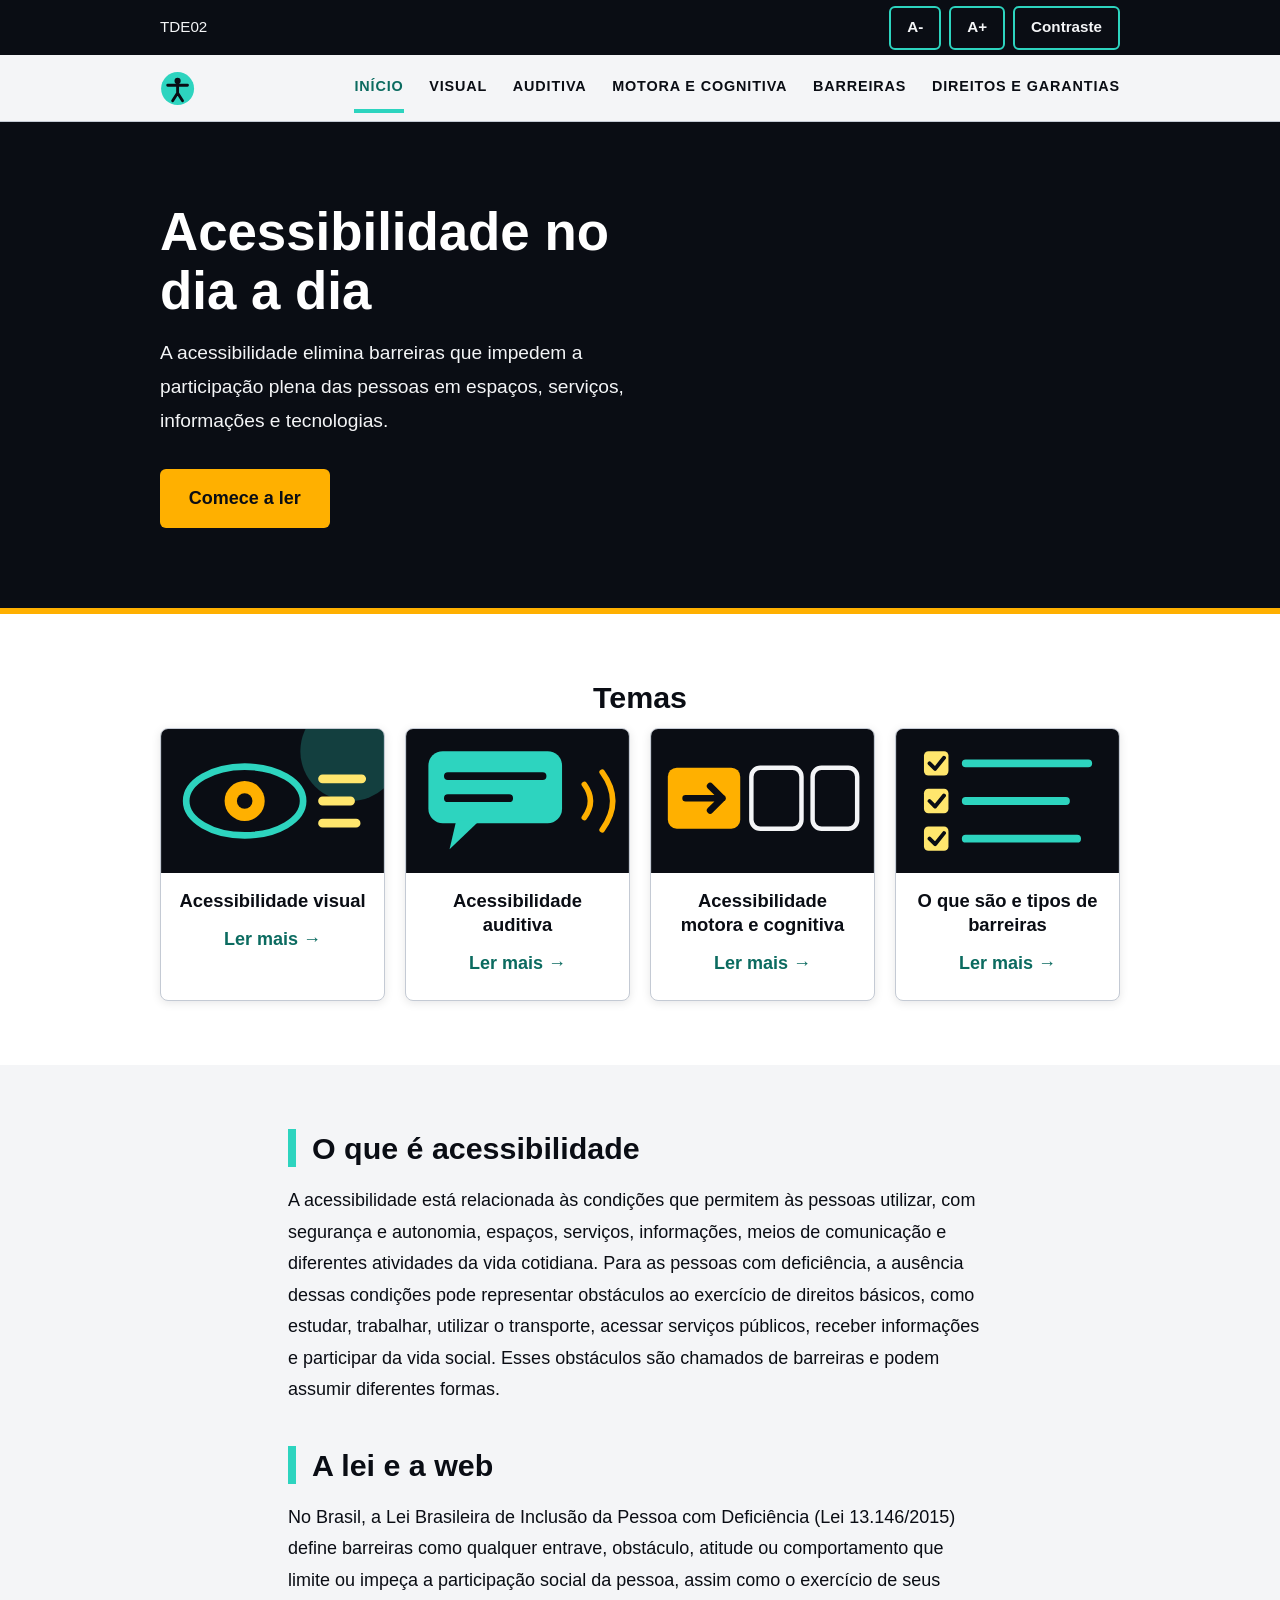
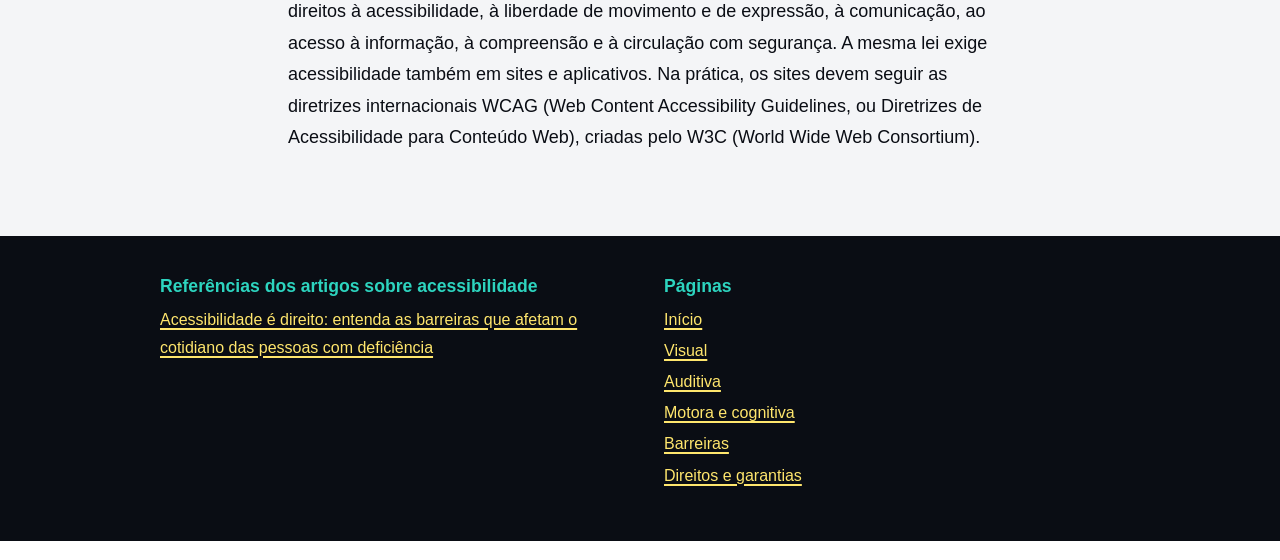
<file: index.html>
<!DOCTYPE html>
<html lang="pt-br">
    <head>
        <meta charset="utf-8">
        <meta content="width=device-width, initial-scale=1" name="viewport">
        <title>Início</title>
        <meta
            content="Barreiras podem estar na calçada, no cardápio ou na tela. Entenda como removê-las e por que isso beneficia todos."
            name="description"
        >
        <link href="style.css" rel="stylesheet">
    </head>
    <body>
        <a class="skip" href="#conteudo">Ir para o conteúdo</a>
        <div class="top">
            <div class="bar">
                <span>TDE02</span>
                <div aria-label="Ajustes de leitura" class="tools" hidden role="group">
                    <button aria-label="Diminuir fonte" id="btn-menos" type="button">A-</button>
                    <button aria-label="Aumentar fonte" id="btn-mais" type="button">A+</button>
                    <button aria-pressed="false" id="btn-contraste" type="button">
                        Contraste
                    </button>
                </div>
            </div>
        </div>
        <header class="main">
            <div class="navbar">
                <a class="logo" href="index.html">
                    <svg aria-hidden="true" focusable="false" viewBox="0 0 32 32">
                        <circle cx="16" cy="16" fill="#2DD4BF" r="15" />
                        <circle cx="16" cy="9" fill="#0A0D14" r="2.8" />
                        <path
                            d="M7 13h18M16 13v7m0 0l-4.5 7M16 20l4.5 7"
                            fill="none"
                            stroke="#0A0D14"
                            stroke-linecap="round"
                            stroke-width="2.6"
                        />
                    </svg>
</a>
                <nav aria-label="Principal">
                    <ul>
                        <li><a aria-current="page" href="index.html">Início</a></li>
                        <li><a href="visual.html">Visual</a></li>
                        <li><a href="auditiva.html">Auditiva</a></li>
                        <li><a href="motora_cognitiva.html">Motora e cognitiva</a></li>
                        <li><a href="barreiras.html">Barreiras</a></li>
                        <li><a href="direitos_garantias.html">Direitos e garantias</a></li>
                    </ul>
                </nav>
            </div>
        </header>
        <div class="hero">
            <div class="wrap">
                <h1>Acessibilidade no dia a dia</h1>
                <p>
                    A acessibilidade elimina barreiras que impedem a participação plena das
                    pessoas em espaços, serviços, informações e tecnologias.
                </p>
                <a class="btn" href="#temas">Comece a ler</a>
            </div>
        </div>
        <main id="conteudo" tabindex="-1">
            <section class="center" id="temas">
                <h2>Temas</h2>
                <ul class="cards">
                    <li class="card">
                        <img alt="" height="260" src="images/card-visual.svg" width="400">
                        <div>
                            <h3><a href="visual.html">Acessibilidade visual</a></h3>
                            <span aria-hidden="true" class="go">Ler mais →</span>
                        </div>
                    </li>
                    <li class="card">
                        <img alt="" height="260" src="images/card-auditiva.svg" width="400">
                        <div>
                            <h3><a href="auditiva.html">Acessibilidade auditiva</a></h3>
                            <span aria-hidden="true" class="go">Ler mais →</span>
                        </div>
                    </li>
                    <li class="card">
                        <img alt="" height="260" src="images/card-motora.svg" width="400">
                        <div>
                            <h3>
                                <a href="motora_cognitiva.html">Acessibilidade motora e
                                cognitiva</a>
                            </h3>
                            <span aria-hidden="true" class="go">Ler mais →</span>
                        </div>
                    </li>
                    <li class="card">
                        <img alt="" height="260" src="images/card-barreiras.svg" width="400">
                        <div>
                            <h3>
                                <a href="barreiras.html">O que são e tipos de barreiras</a>
                            </h3>
                            <span aria-hidden="true" class="go">Ler mais →</span>
                        </div>
                    </li>
                </ul>
            </section>
            <section class="alt">
                <div class="article">
                    <h2>O que é acessibilidade</h2>
                    <p>
                        A acessibilidade está relacionada às condições que permitem às pessoas
                        utilizar, com segurança e autonomia, espaços, serviços, informações,
                        meios de comunicação e diferentes atividades da vida cotidiana. Para as
                        pessoas com deficiência, a ausência dessas condições pode representar
                        obstáculos ao exercício de direitos básicos, como estudar, trabalhar,
                        utilizar o transporte, acessar serviços públicos, receber informações e
                        participar da vida social. Esses obstáculos são chamados de barreiras e
                        podem assumir diferentes formas.
                    </p>
                    <h2>A lei e a web</h2>
                    <p>
                        No Brasil, a Lei Brasileira de Inclusão da Pessoa com Deficiência (Lei
                        13.146/2015) define barreiras como qualquer entrave, obstáculo, atitude
                        ou comportamento que limite ou impeça a participação social da pessoa,
                        assim como o exercício de seus direitos à acessibilidade, à liberdade de
                        movimento e de expressão, à comunicação, ao acesso à informação, à
                        compreensão e à circulação com segurança. A mesma lei exige
                        acessibilidade também em sites e aplicativos. Na prática, os sites devem
                        seguir as diretrizes internacionais WCAG (Web Content Accessibility
                        Guidelines, ou Diretrizes de Acessibilidade para Conteúdo Web), criadas
                        pelo W3C (World Wide Web Consortium).
                    </p>
                </div>
            </section>
        </main>
        <footer>
            <div>
                <section>
                    <h2>Referências dos artigos sobre acessibilidade</h2>
                    <ul>
                        <li>
                            <a href="https://www.gov.br/mdh/pt-br/assuntos/noticias/2026/defeso-eleitoral/agosto/acessibilidade-e-direito-entenda-as-barreiras-que-afetam-o-cotidiano-das-pessoas-com-deficiencia">
                            Acessibilidade é direito: entenda as barreiras que afetam o
                            cotidiano das pessoas com deficiência</a>
                        </li>
                    </ul>
                </section>
                <section>
                    <h2>Páginas</h2>
                    <ul>
                        <li><a href="index.html">Início</a></li>
                        <li><a href="visual.html">Visual</a></li>
                        <li><a href="auditiva.html">Auditiva</a></li>
                        <li><a href="motora_cognitiva.html">Motora e cognitiva</a></li>
                        <li><a href="barreiras.html">Barreiras</a></li>
                        <li><a href="direitos_garantias.html">Direitos e garantias</a></li>
                    </ul>
                </section>
            </div>
        </footer>
        <p aria-live="polite" class="sr" id="status" role="status"></p>
        <script src="script.js"></script>
    </body>
</html>
</file>
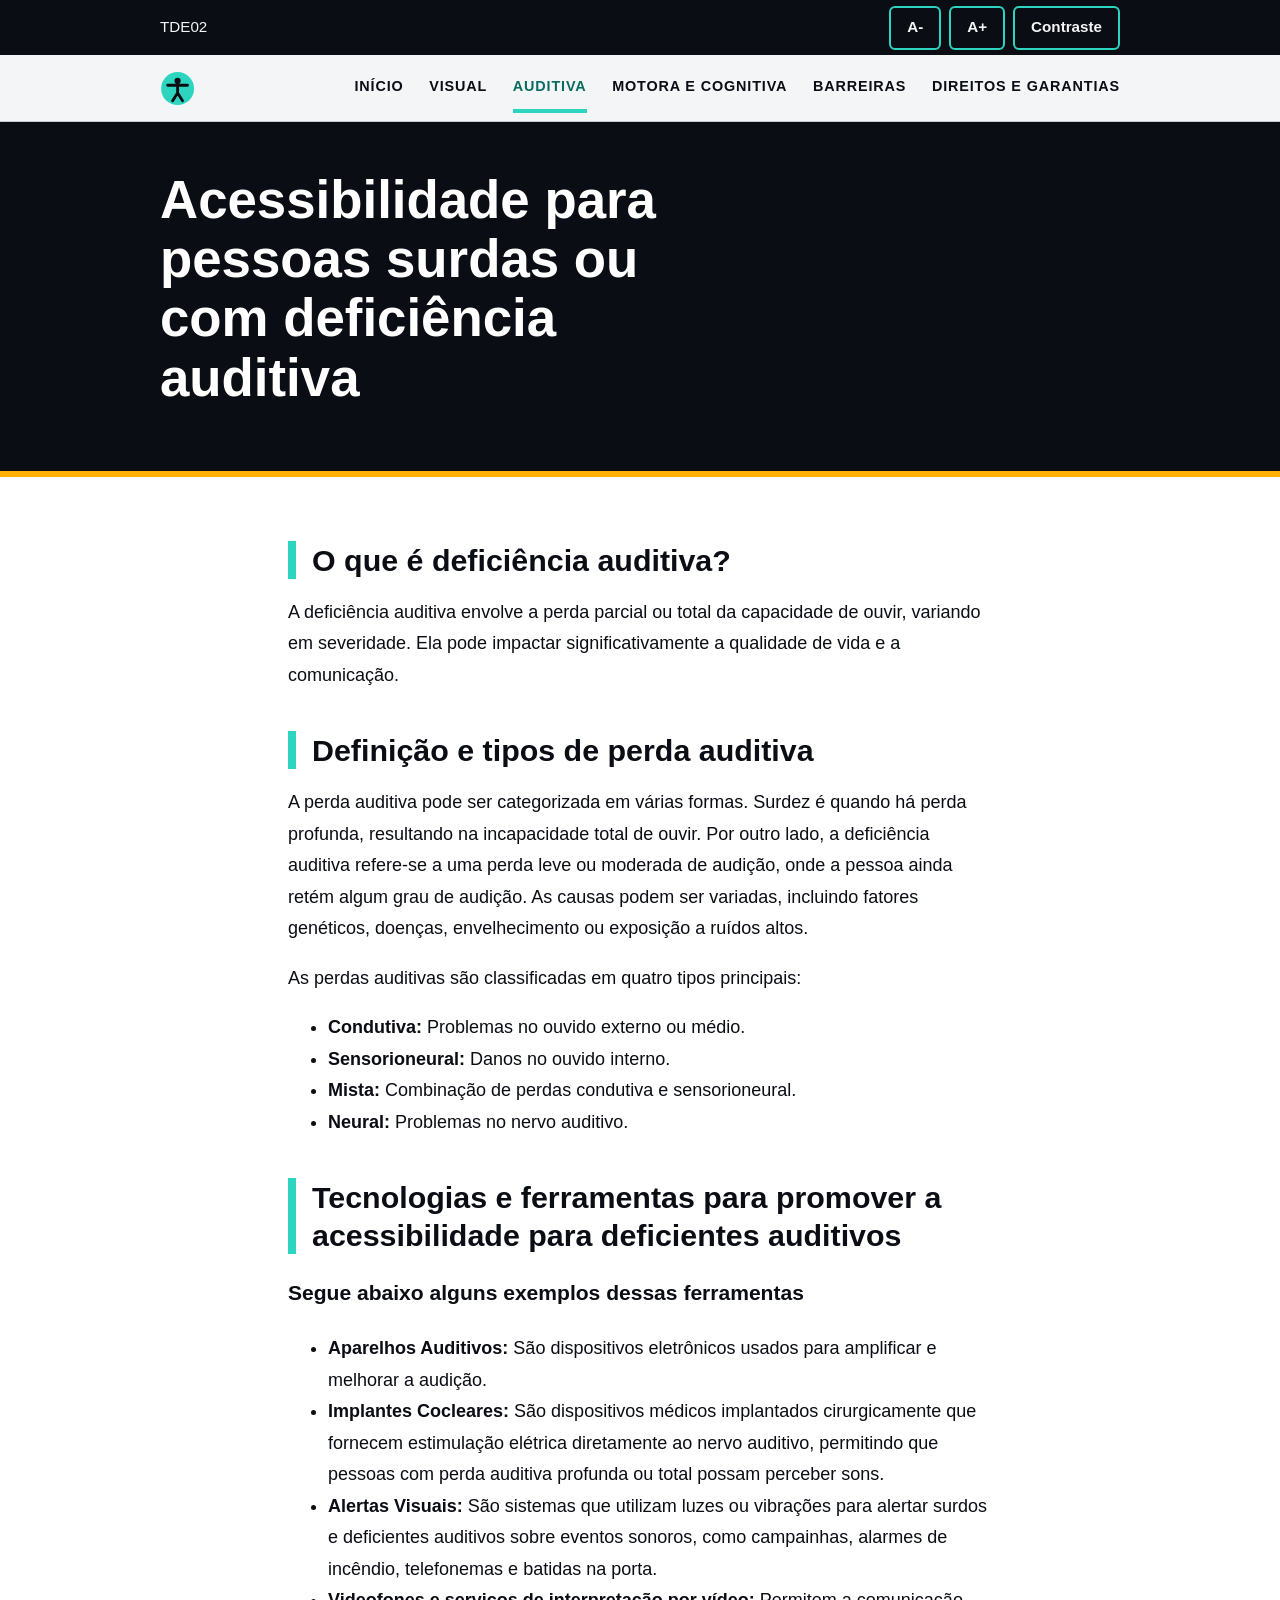
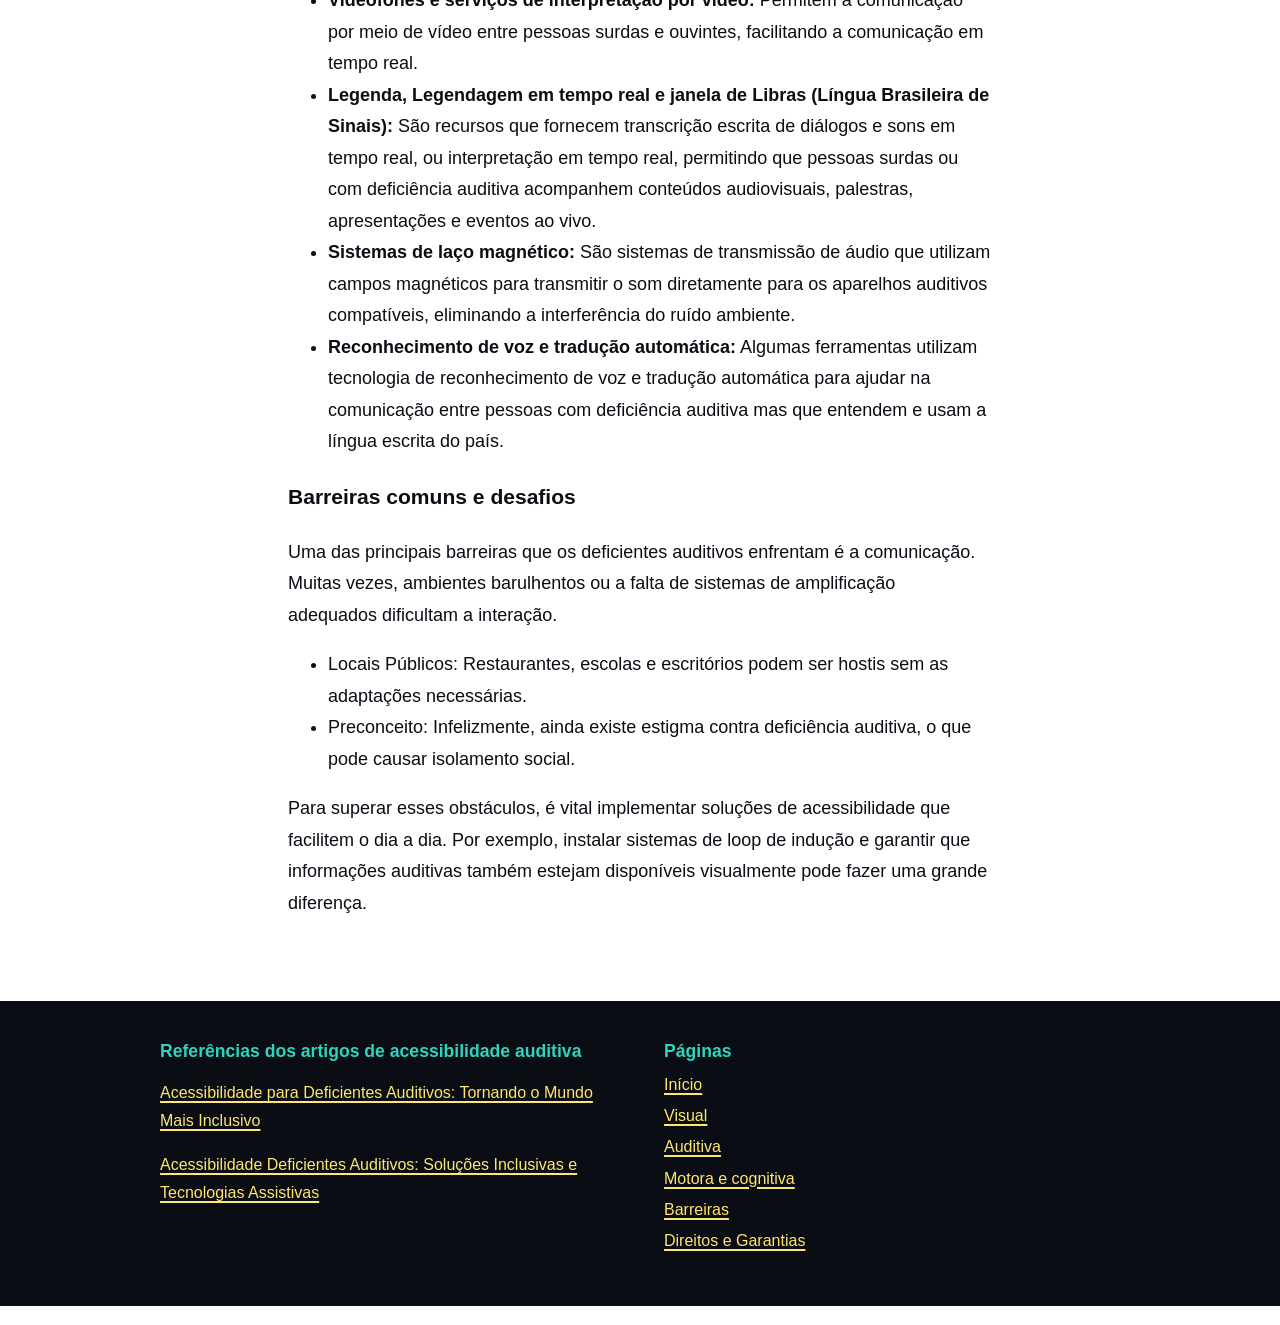
<file: auditiva.html>
<!DOCTYPE html>
<html lang="pt-br">
    <head>
        <meta charset="utf-8">
        <meta content="width=device-width, initial-scale=1" name="viewport">
        <title>Auditiva</title>
        <meta
            content="Para muitas pessoas surdas, a primeira língua é a Libras (Língua Brasileira de Sinais), e o português escrito é a segunda."
            name="description"
        >
        <link href="style.css" rel="stylesheet">
    </head>
    <body>
        <a class="skip" href="#conteudo">Ir para o conteúdo</a>
        <div class="top">
            <div class="bar">
                <span>TDE02</span>
                <div aria-label="Ajustes de leitura" class="tools" hidden role="group">
                    <button aria-label="Diminuir fonte" id="btn-menos" type="button">A-</button>
                    <button aria-label="Aumentar fonte" id="btn-mais" type="button">A+</button>
                    <button aria-pressed="false" id="btn-contraste" type="button">
                        Contraste
                    </button>
                </div>
            </div>
        </div>
        <header class="main">
            <div class="navbar">
                <a class="logo" href="index.html">
                    <svg aria-hidden="true" focusable="false" viewBox="0 0 32 32">
                        <circle cx="16" cy="16" fill="#2DD4BF" r="15" />
                        <circle cx="16" cy="9" fill="#0A0D14" r="2.8" />
                        <path
                            d="M7 13h18M16 13v7m0 0l-4.5 7M16 20l4.5 7"
                            fill="none"
                            stroke="#0A0D14"
                            stroke-linecap="round"
                            stroke-width="2.6"
                        />
                    </svg>
</a>
                <nav aria-label="Principal">
                    <ul>
                        <li><a href="index.html">Início</a></li>
                        <li><a href="visual.html">Visual</a></li>
                        <li><a aria-current="page" href="auditiva.html">Auditiva</a></li>
                        <li><a href="motora_cognitiva.html">Motora e cognitiva</a></li>
                        <li><a href="barreiras.html">Barreiras</a></li>
                        <li><a href="direitos_garantias.html">Direitos e Garantias</a></li>
                    </ul>
                </nav>
            </div>
        </header>
        <div class="hero small">
            <div class="wrap">
                <h1>Acessibilidade para pessoas surdas ou com deficiência auditiva</h1>
            </div>
        </div>
        <main id="conteudo" tabindex="-1">
            <section class="article">
                <h2>O que é deficiência auditiva?</h2>
                <p>
                    A deficiência auditiva envolve a perda parcial ou total da capacidade de
                    ouvir, variando em severidade. Ela pode impactar significativamente a
                    qualidade de vida e a comunicação.
                </p>
                <h2>Definição e tipos de perda auditiva</h2>
                <p>
                    A perda auditiva pode ser categorizada em várias formas. Surdez é quando há
                    perda profunda, resultando na incapacidade total de ouvir. Por outro lado, a
                    deficiência auditiva refere-se a uma perda leve ou moderada de audição, onde
                    a pessoa ainda retém algum grau de audição. As causas podem ser variadas,
                    incluindo fatores genéticos, doenças, envelhecimento ou exposição a ruídos
                    altos.
                </p>
                <p>As perdas auditivas são classificadas em quatro tipos principais:</p>
                <ul>
                    <li><strong>Condutiva:</strong> Problemas no ouvido externo ou médio.</li>
                    <li><strong>Sensorioneural:</strong> Danos no ouvido interno.</li>
                    <li>
                        <strong>Mista:</strong> Combinação de perdas condutiva e sensorioneural.
                    </li>
                    <li><strong>Neural:</strong> Problemas no nervo auditivo.</li>
                </ul>
                <h2>
                    Tecnologias e ferramentas para promover a acessibilidade para deficientes
                    auditivos
                </h2>
                <h3>Segue abaixo alguns exemplos dessas ferramentas</h3>
                <ul>
                    <li>
                        <strong>Aparelhos Auditivos:</strong> São dispositivos eletrônicos
                        usados para amplificar e melhorar a audição.
                    </li>
                    <li>
                        <strong>Implantes Cocleares:</strong> São dispositivos médicos
                        implantados cirurgicamente que fornecem estimulação elétrica diretamente
                        ao nervo auditivo, permitindo que pessoas com perda auditiva profunda ou
                        total possam perceber sons.
                    </li>
                    <li>
                        <strong>Alertas Visuais:</strong> São sistemas que utilizam luzes ou
                        vibrações para alertar surdos e deficientes auditivos sobre eventos
                        sonoros, como campainhas, alarmes de incêndio, telefonemas e batidas na
                        porta.
                    </li>
                    <li>
                        <strong>Videofones e serviços de interpretação por vídeo:</strong>
                        Permitem a comunicação por meio de vídeo entre pessoas surdas e
                        ouvintes, facilitando a comunicação em tempo real.
                    </li>
                    <li>
                        <strong>Legenda, Legendagem em tempo real e janela de Libras (Língua
                        Brasileira de Sinais):</strong> São recursos que fornecem transcrição
                        escrita de diálogos e sons em tempo real, ou interpretação em tempo
                        real, permitindo que pessoas surdas ou com deficiência auditiva
                        acompanhem conteúdos audiovisuais, palestras, apresentações e eventos ao
                        vivo.
                    </li>
                    <li>
                        <strong>Sistemas de laço magnético:</strong> São sistemas de transmissão
                        de áudio que utilizam campos magnéticos para transmitir o som
                        diretamente para os aparelhos auditivos compatíveis, eliminando a
                        interferência do ruído ambiente.
                    </li>
                    <li>
                        <strong>Reconhecimento de voz e tradução automática:</strong> Algumas
                        ferramentas utilizam tecnologia de reconhecimento de voz e tradução
                        automática para ajudar na comunicação entre pessoas com deficiência
                        auditiva mas que entendem e usam a língua escrita do país.
                    </li>
                </ul>
                <h3>Barreiras comuns e desafios</h3>
                <p>
                    Uma das principais barreiras que os deficientes auditivos enfrentam é a
                    comunicação. Muitas vezes, ambientes barulhentos ou a falta de sistemas de
                    amplificação adequados dificultam a interação.
                </p>
                <ul>
                    <li>
                        Locais Públicos: Restaurantes, escolas e escritórios podem ser hostis
                        sem as adaptações necessárias.
                    </li>
                    <li>
                        Preconceito: Infelizmente, ainda existe estigma contra deficiência
                        auditiva, o que pode causar isolamento social.
                    </li>
                </ul>
                <p>
                    Para superar esses obstáculos, é vital implementar soluções de
                    acessibilidade que facilitem o dia a dia. Por exemplo, instalar sistemas de
                    loop de indução e garantir que informações auditivas também estejam
                    disponíveis visualmente pode fazer uma grande diferença.
                </p>
            </section>
        </main>
        <footer>
            <div>
                <section>
                    <h2>Referências dos artigos de acessibilidade auditiva</h2>
                    <p>
                        <a href="https://libraria.com.br/acessibilidade-para-deficientes-auditivos/">
                        Acessibilidade para Deficientes Auditivos: Tornando o Mundo Mais
                        Inclusivo</a>
                    </p>
                    <p>
                        <a href="https://viajecomacessibilidade.com.br/acessibilidade-deficientes-auditivos/">
                        Acessibilidade Deficientes Auditivos: Soluções Inclusivas e Tecnologias
                        Assistivas</a>
                    </p>
                </section>
                <section>
                    <h2>Páginas</h2>
                    <ul>
                        <li><a href="index.html">Início</a></li>
                        <li><a href="visual.html">Visual</a></li>
                        <li><a href="auditiva.html">Auditiva</a></li>
                        <li><a href="motora_cognitiva.html">Motora e cognitiva</a></li>
                        <li><a href="barreiras.html">Barreiras</a></li>
                        <li><a href="direitos_garantias.html">Direitos e Garantias</a></li>
                    </ul>
                </section>
            </div>
        </footer>
        <p aria-live="polite" class="sr" id="status" role="status"></p>
        <script src="script.js"></script>
    </body>
</html>
</file>
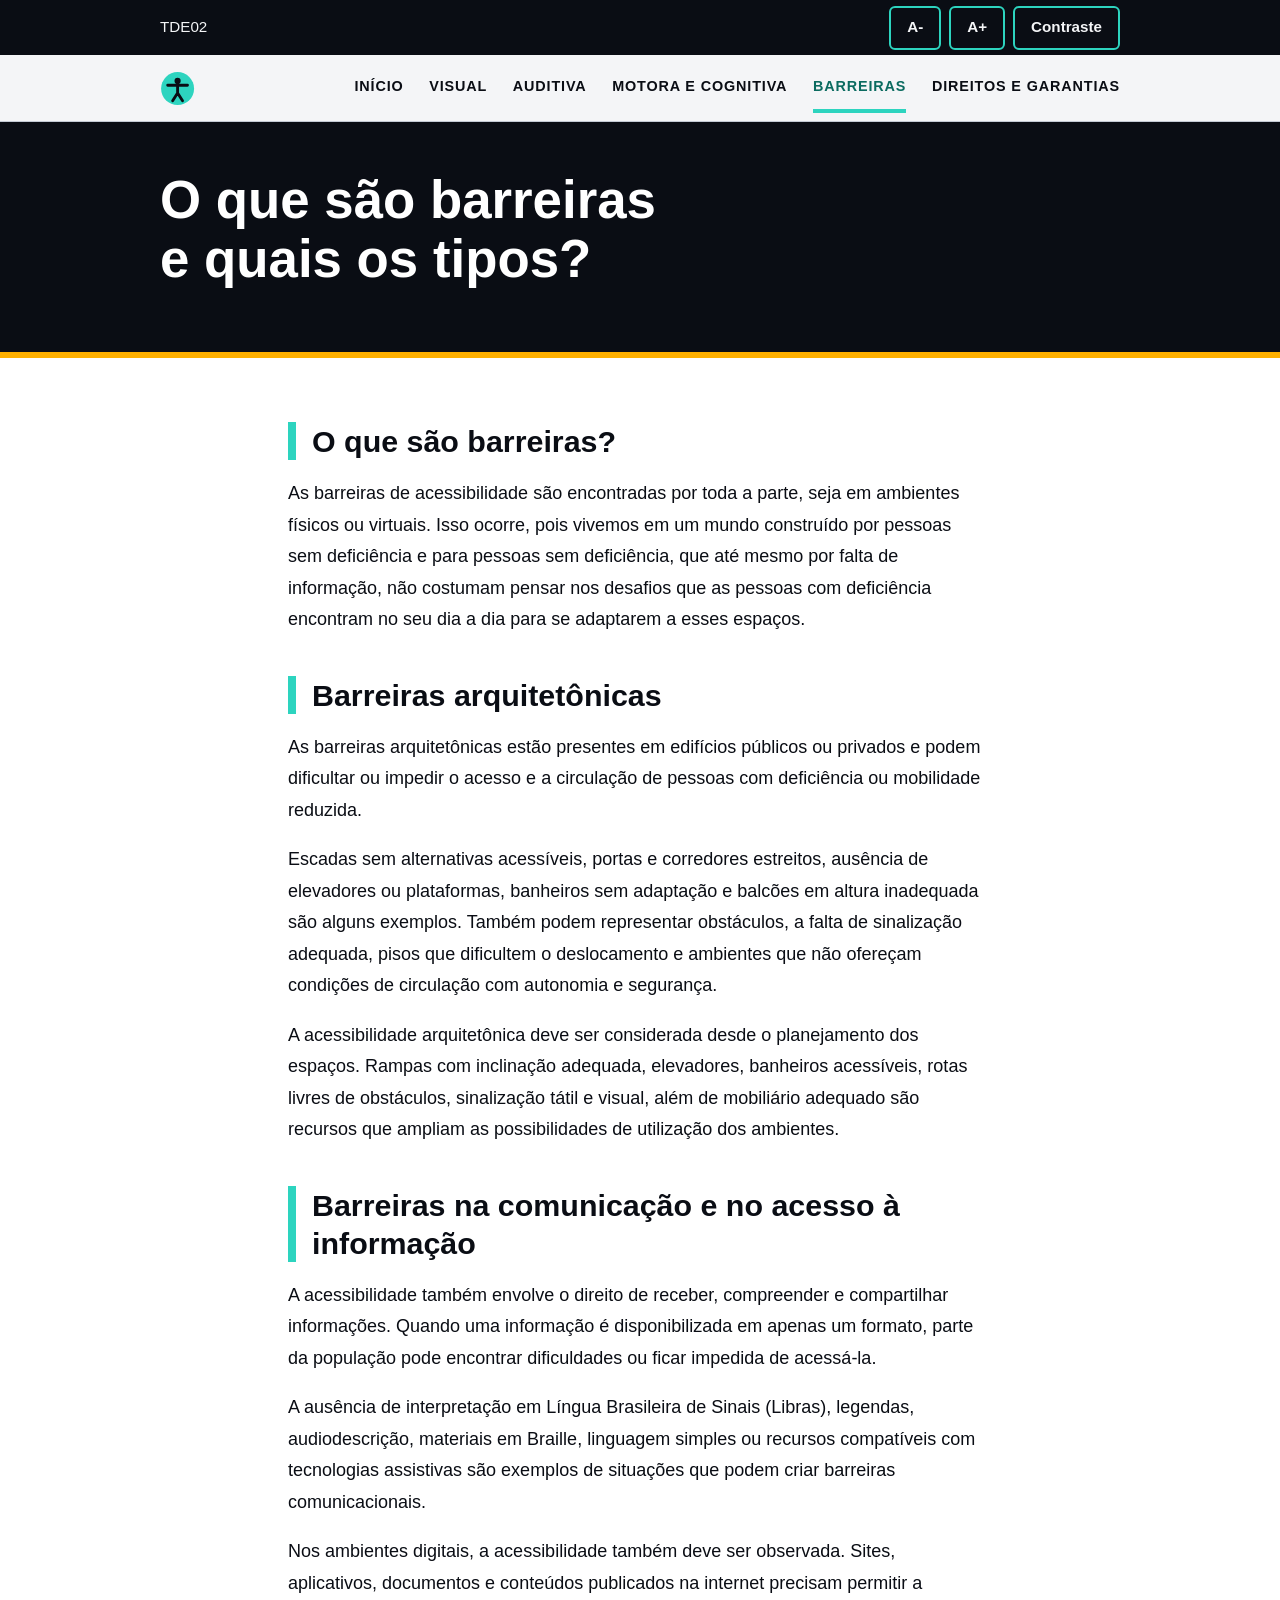
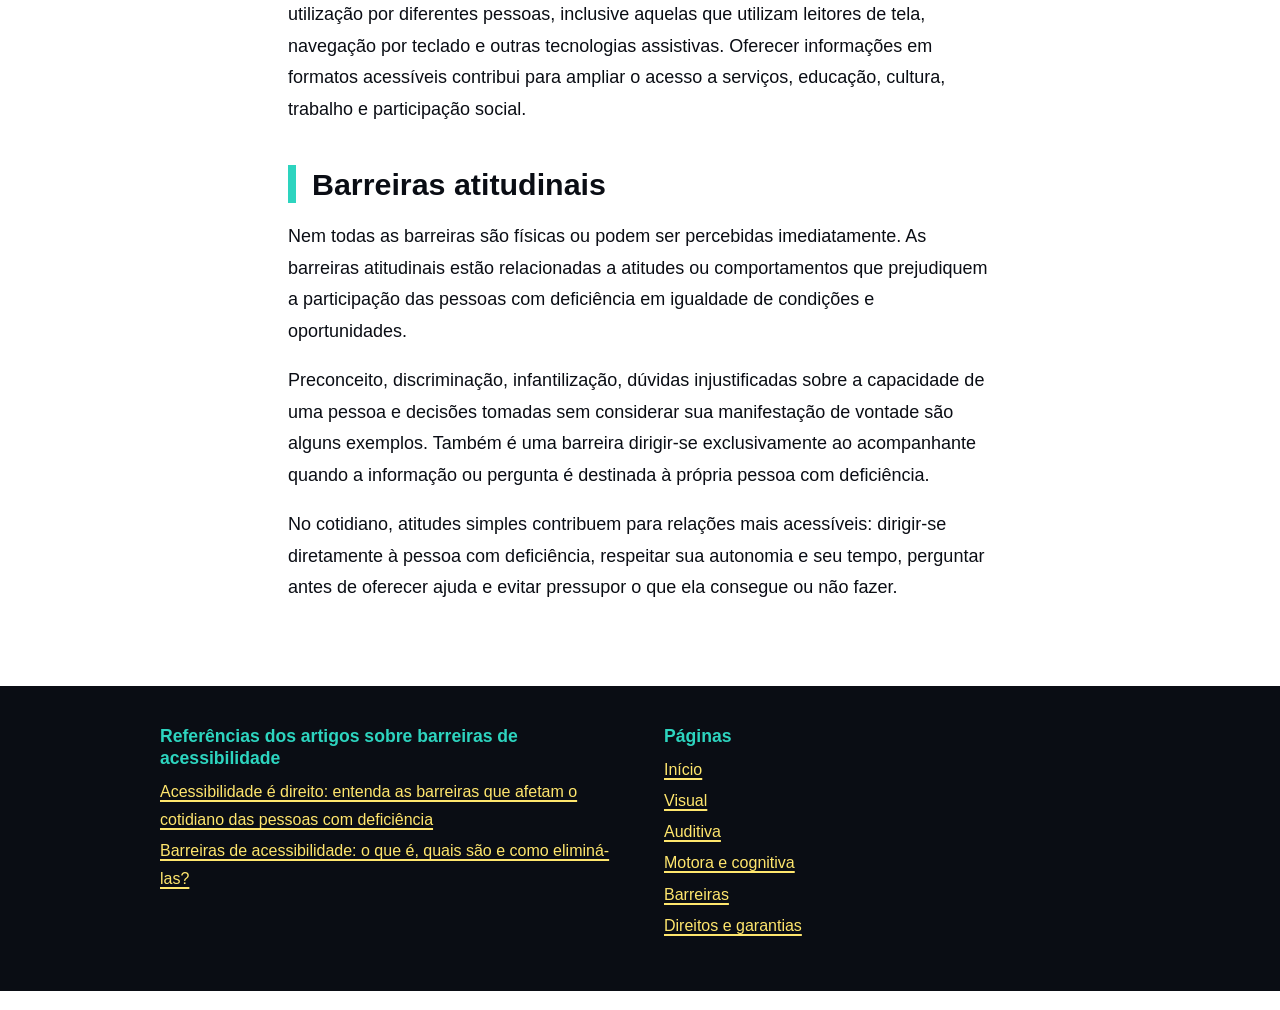
<file: barreiras.html>
<!DOCTYPE html>
<html lang="pt-br">
    <head>
        <meta charset="utf-8">
        <meta content="width=device-width, initial-scale=1" name="viewport">
        <title>Barreiras</title>
        <meta
            content="Entenda o que são barreiras de acessibilidade e conheça os tipos: arquitetônicas, de comunicação e atitudinais."
            name="description"
        >
        <link href="style.css" rel="stylesheet">
    </head>
    <body>
        <a class="skip" href="#conteudo">Ir para o conteúdo</a>
        <div class="top">
            <div class="bar">
                <span>TDE02</span>
                <div aria-label="Ajustes de leitura" class="tools" hidden role="group">
                    <button aria-label="Diminuir fonte" id="btn-menos" type="button">A-</button>
                    <button aria-label="Aumentar fonte" id="btn-mais" type="button">A+</button>
                    <button aria-pressed="false" id="btn-contraste" type="button">
                        Contraste
                    </button>
                </div>
            </div>
        </div>
        <header class="main">
            <div class="navbar">
                <a class="logo" href="index.html">
                    <svg aria-hidden="true" focusable="false" viewBox="0 0 32 32">
                        <circle cx="16" cy="16" fill="#2DD4BF" r="15" />
                        <circle cx="16" cy="9" fill="#0A0D14" r="2.8" />
                        <path
                            d="M7 13h18M16 13v7m0 0l-4.5 7M16 20l4.5 7"
                            fill="none"
                            stroke="#0A0D14"
                            stroke-linecap="round"
                            stroke-width="2.6"
                        />
                    </svg>
                </a>
                <nav aria-label="Principal">
                    <ul>
                        <li><a href="index.html">Início</a></li>
                        <li><a href="visual.html">Visual</a></li>
                        <li><a href="auditiva.html">Auditiva</a></li>
                        <li><a href="motora_cognitiva.html">Motora e cognitiva</a></li>
                        <li><a aria-current="page" href="barreiras.html">Barreiras</a></li>
                        <li><a href="direitos_garantias.html">Direitos e garantias</a></li>
                    </ul>
                </nav>
            </div>
        </header>
        <div class="hero small">
            <div class="wrap">
                <h1>O que são barreiras e quais os tipos?</h1>
            </div>
        </div>
        <main id="conteudo" tabindex="-1">
            <section class="article">
                <h2>O que são barreiras?</h2>
                <p>
                    As barreiras de acessibilidade são encontradas por toda a parte, seja em
                    ambientes físicos ou virtuais. Isso ocorre, pois vivemos em um mundo
                    construído por pessoas sem deficiência e para pessoas sem deficiência, que
                    até mesmo por falta de informação, não costumam pensar nos desafios que as
                    pessoas com deficiência encontram no seu dia a dia para se adaptarem a esses
                    espaços.
                </p>
                <h2>Barreiras arquitetônicas</h2>
                <p>
                    As barreiras arquitetônicas estão presentes em edifícios públicos ou
                    privados e podem dificultar ou impedir o acesso e a circulação de pessoas
                    com deficiência ou mobilidade reduzida.
                </p>
                <p>
                    Escadas sem alternativas acessíveis, portas e corredores estreitos, ausência
                    de elevadores ou plataformas, banheiros sem adaptação e balcões em altura
                    inadequada são alguns exemplos. Também podem representar obstáculos, a falta
                    de sinalização adequada, pisos que dificultem o deslocamento e ambientes que
                    não ofereçam condições de circulação com autonomia e segurança.
                </p>
                <p>
                    A acessibilidade arquitetônica deve ser considerada desde o planejamento dos
                    espaços. Rampas com inclinação adequada, elevadores, banheiros acessíveis,
                    rotas livres de obstáculos, sinalização tátil e visual, além de mobiliário
                    adequado são recursos que ampliam as possibilidades de utilização dos
                    ambientes.
                </p>
                <h2>Barreiras na comunicação e no acesso à informação</h2>
                <p>
                    A acessibilidade também envolve o direito de receber, compreender e
                    compartilhar informações. Quando uma informação é disponibilizada em apenas
                    um formato, parte da população pode encontrar dificuldades ou ficar impedida
                    de acessá-la.
                </p>
                <p>
                    A ausência de interpretação em Língua Brasileira de Sinais (Libras),
                    legendas, audiodescrição, materiais em Braille, linguagem simples ou
                    recursos compatíveis com tecnologias assistivas são exemplos de situações
                    que podem criar barreiras comunicacionais.
                </p>
                <p>
                    Nos ambientes digitais, a acessibilidade também deve ser observada. Sites,
                    aplicativos, documentos e conteúdos publicados na internet precisam permitir
                    a utilização por diferentes pessoas, inclusive aquelas que utilizam leitores
                    de tela, navegação por teclado e outras tecnologias assistivas. Oferecer
                    informações em formatos acessíveis contribui para ampliar o acesso a
                    serviços, educação, cultura, trabalho e participação social.
                </p>
                <h2>Barreiras atitudinais</h2>
                <p>
                    Nem todas as barreiras são físicas ou podem ser percebidas imediatamente. As
                    barreiras atitudinais estão relacionadas a atitudes ou comportamentos que
                    prejudiquem a participação das pessoas com deficiência em igualdade de
                    condições e oportunidades.
                </p>
                <p>
                    Preconceito, discriminação, infantilização, dúvidas injustificadas sobre a
                    capacidade de uma pessoa e decisões tomadas sem considerar sua manifestação
                    de vontade são alguns exemplos. Também é uma barreira dirigir-se
                    exclusivamente ao acompanhante quando a informação ou pergunta é destinada à
                    própria pessoa com deficiência.
                </p>
                <p>
                    No cotidiano, atitudes simples contribuem para relações mais acessíveis:
                    dirigir-se diretamente à pessoa com deficiência, respeitar sua autonomia e
                    seu tempo, perguntar antes de oferecer ajuda e evitar pressupor o que ela
                    consegue ou não fazer.
                </p>
            </section>
        </main>
        <footer>
            <div>
                <section>
                    <h2>Referências dos artigos sobre barreiras de acessibilidade</h2>
                    <ul>
                        <li>
                            <a href="https://www.gov.br/mdh/pt-br/assuntos/noticias/2026/defeso-eleitoral/agosto/acessibilidade-e-direito-entenda-as-barreiras-que-afetam-o-cotidiano-das-pessoas-com-deficiencia">
                            Acessibilidade é direito: entenda as barreiras que afetam o
                            cotidiano das pessoas com deficiência</a>
                        </li>
                        <li>
                            <a href="https://www.handtalk.me/br/blog/barreiras-para-a-acessibilidade/">
                            Barreiras de acessibilidade: o que é, quais são e como eliminá-las?
</a>
                        </li>
                    </ul>
                </section>
                <section>
                    <h2>Páginas</h2>
                    <ul>
                        <li><a href="index.html">Início</a></li>
                        <li><a href="visual.html">Visual</a></li>
                        <li><a href="auditiva.html">Auditiva</a></li>
                        <li><a href="motora_cognitiva.html">Motora e cognitiva</a></li>
                        <li><a href="barreiras.html">Barreiras</a></li>
                        <li><a href="direitos_garantias.html">Direitos e garantias</a></li>
                    </ul>
                </section>
            </div>
        </footer>
        <p aria-live="polite" class="sr" id="status" role="status"></p>
        <script src="script.js"></script>
    </body>
</html>
</file>
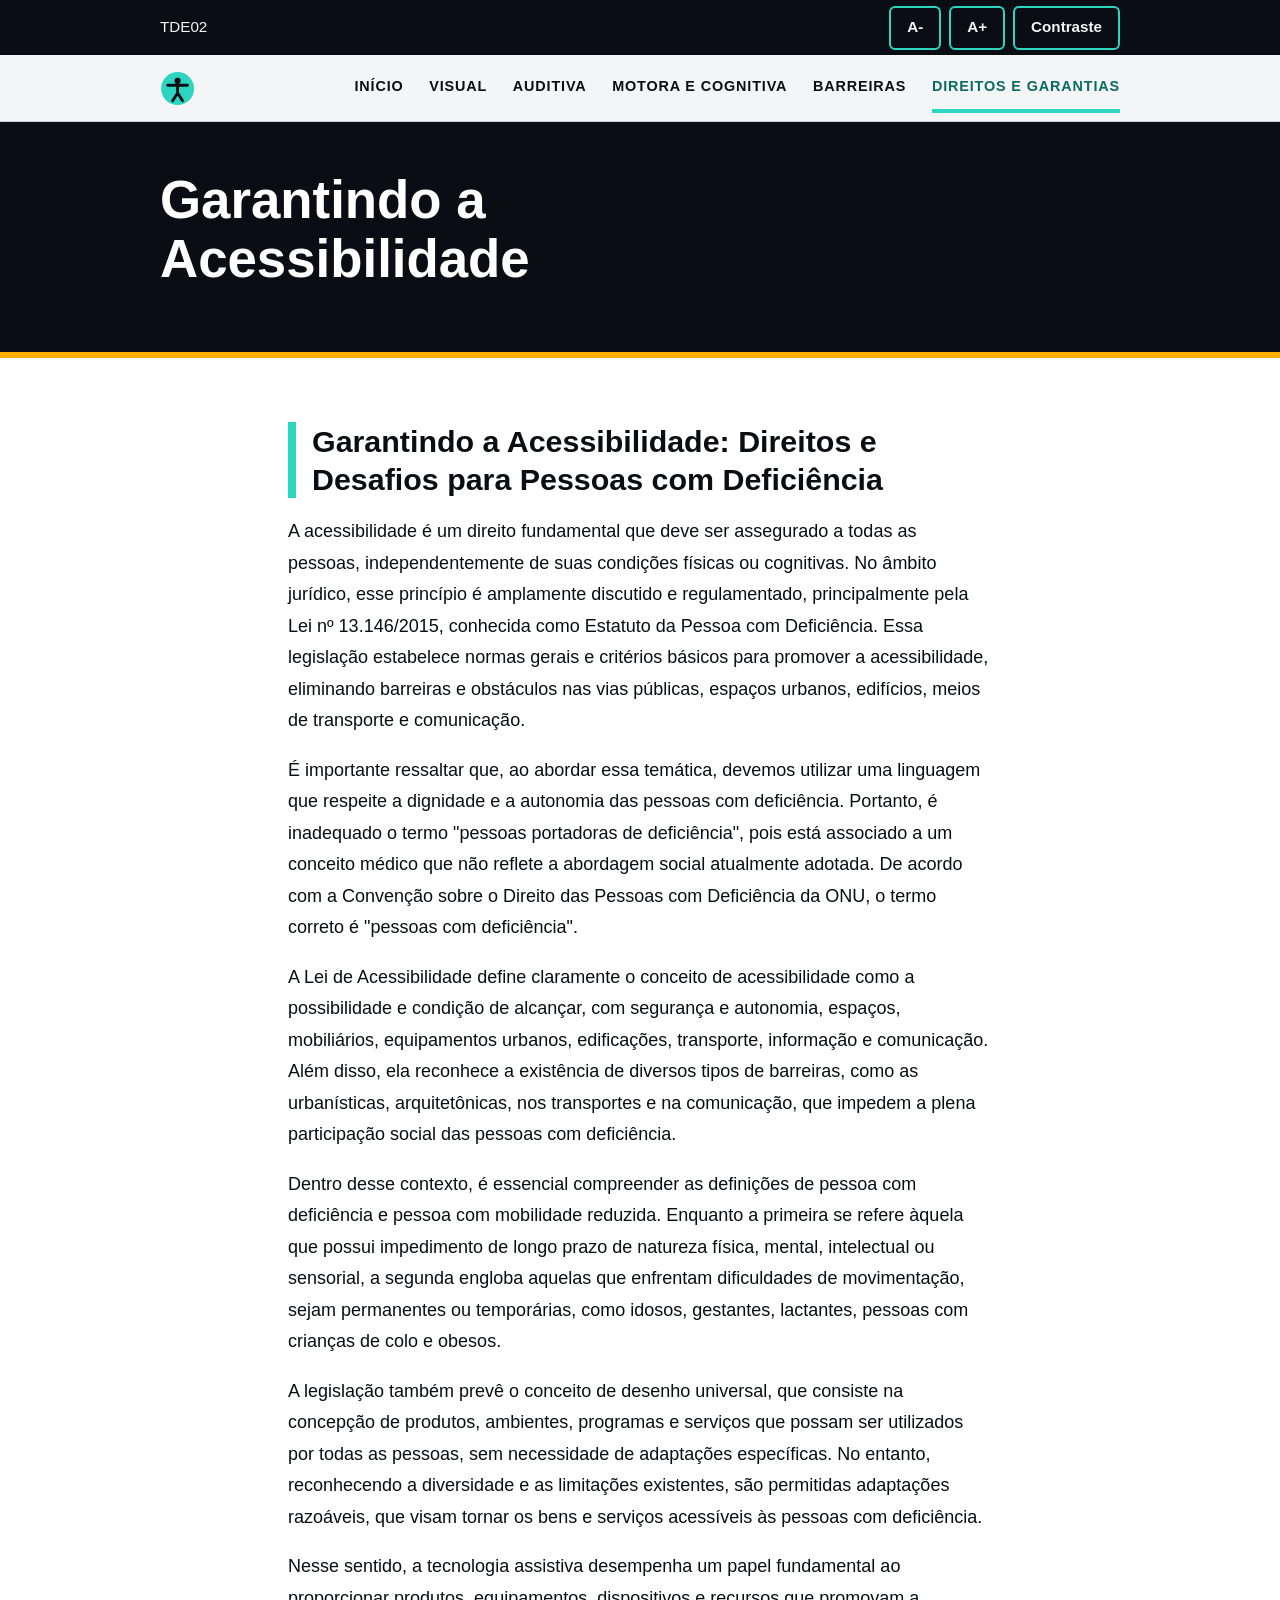
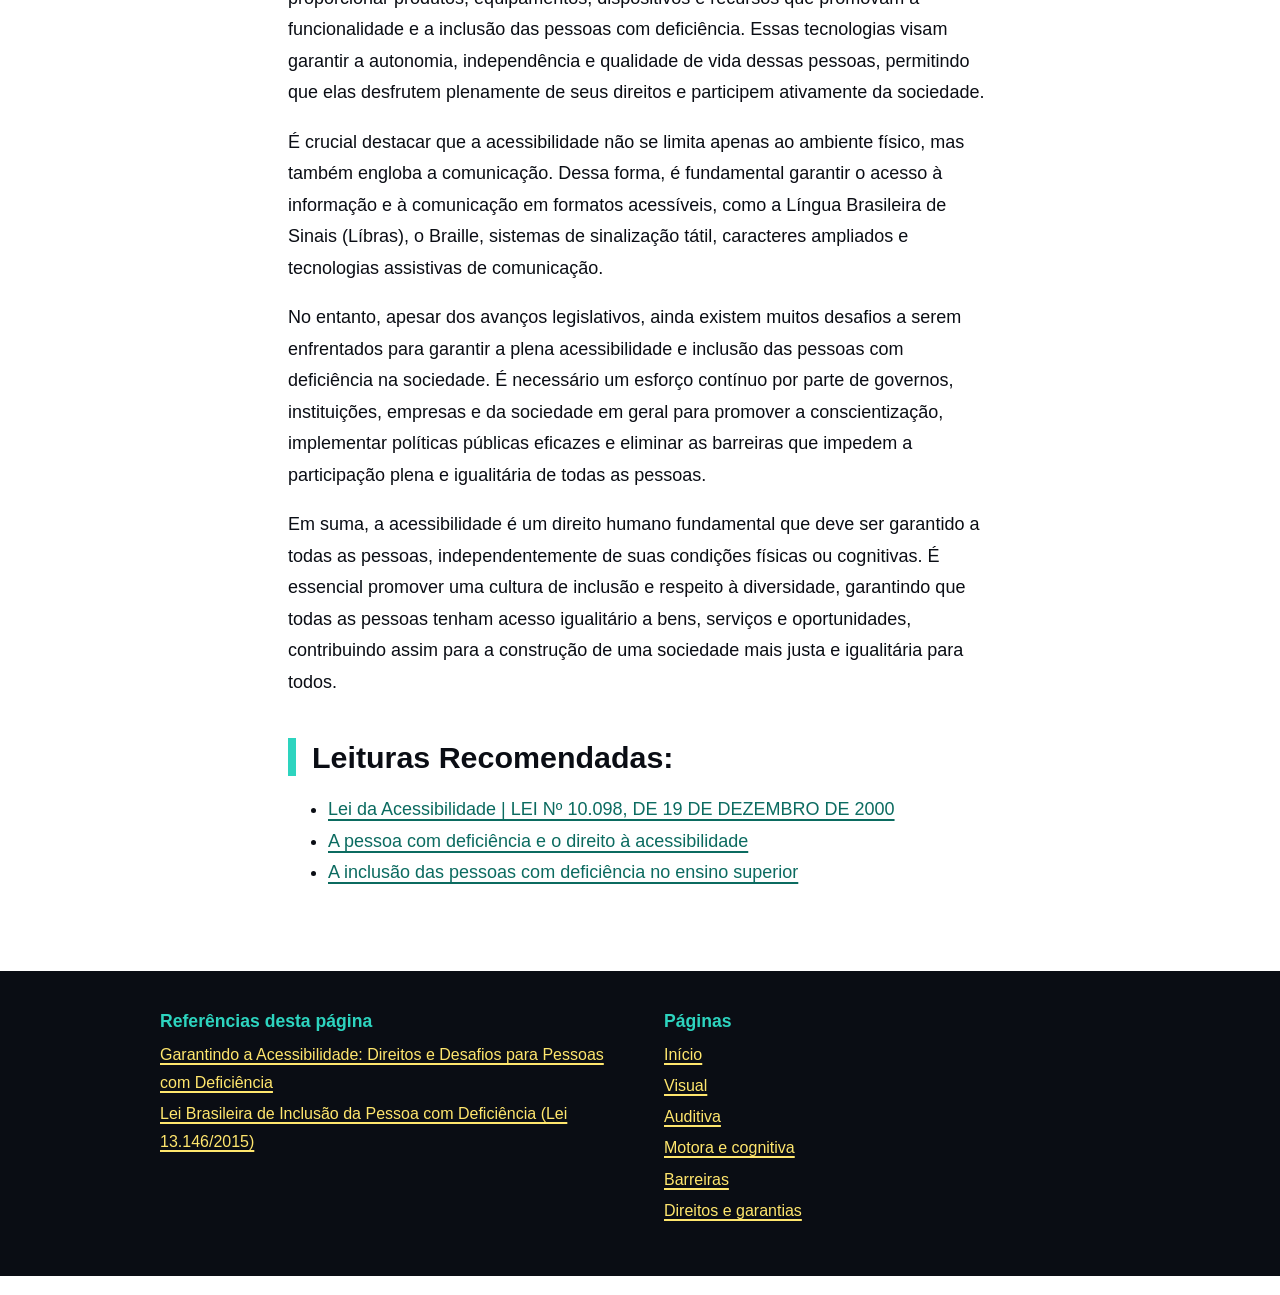
<file: direitos_garantias.html>
<!DOCTYPE html>
<html lang="pt-br">
    <head>
        <meta charset="utf-8">
        <meta content="width=device-width, initial-scale=1" name="viewport">
        <title>Direitos e Garantias</title>
        <meta
            content="Lista das imagens, dos sons e das técnicas de acessibilidade usados neste site."
            name="description"
        >
        <link href="style.css" rel="stylesheet">
    </head>
    <body>
        <a class="skip" href="#conteudo">Ir para o conteúdo</a>
        <div class="top">
            <div class="bar">
                <span>TDE02</span>
                <div aria-label="Ajustes de leitura" class="tools" hidden role="group">
                    <button aria-label="Diminuir fonte" id="btn-menos" type="button">A-</button>
                    <button aria-label="Aumentar fonte" id="btn-mais" type="button">A+</button>
                    <button aria-pressed="false" id="btn-contraste" type="button">
                        Contraste
                    </button>
                </div>
            </div>
        </div>
        <header class="main">
            <div class="navbar">
                <a class="logo" href="index.html">
                    <svg aria-hidden="true" focusable="false" viewBox="0 0 32 32">
                        <circle cx="16" cy="16" fill="#2DD4BF" r="15" />
                        <circle cx="16" cy="9" fill="#0A0D14" r="2.8" />
                        <path
                            d="M7 13h18M16 13v7m0 0l-4.5 7M16 20l4.5 7"
                            fill="none"
                            stroke="#0A0D14"
                            stroke-linecap="round"
                            stroke-width="2.6"
                        />
                    </svg>
</a>
                <nav aria-label="Principal">
                    <ul>
                        <li><a href="index.html">Início</a></li>
                        <li><a href="visual.html">Visual</a></li>
                        <li><a href="auditiva.html">Auditiva</a></li>
                        <li><a href="motora_cognitiva.html">Motora e cognitiva</a></li>
                        <li><a href="barreiras.html">Barreiras</a></li>
                        <li><a aria-current="page" href="direitos_garantias.html">Direitos e garantias</a></li>
                    </ul>
                </nav>
            </div>
        </header>
        <div class="hero small">
            <div class="wrap">
                <h1>Garantindo a Acessibilidade</h1>
            </div>
        </div>
        <main id="conteudo" tabindex="-1">
            <section class="article">
                <h2>Garantindo a Acessibilidade: Direitos e Desafios para Pessoas com Deficiência</h2>
                <p>
                    A acessibilidade é um direito fundamental que deve ser assegurado a todas as pessoas, 
                    independentemente de suas condições físicas ou cognitivas. No âmbito jurídico, esse princípio é 
                    amplamente discutido e regulamentado, principalmente pela Lei nº 13.146/2015, conhecida como Estatuto da 
                    Pessoa com Deficiência. Essa legislação estabelece normas gerais e critérios básicos para promover a acessibilidade, 
                    eliminando barreiras e obstáculos nas vias públicas, espaços urbanos, edifícios, meios de transporte e comunicação.
                </p>
                <p>
                    É importante ressaltar que, ao abordar essa temática, devemos utilizar uma linguagem que respeite a dignidade e a 
                    autonomia das pessoas com deficiência. Portanto, é inadequado o termo "pessoas portadoras de deficiência", pois está 
                    associado a um conceito médico que não reflete a abordagem social atualmente adotada. De acordo com a Convenção sobre o 
                    Direito das Pessoas com Deficiência da ONU, o termo correto é "pessoas com deficiência".
                </p>
                <p>
                    A Lei de Acessibilidade define claramente o conceito de acessibilidade como a possibilidade e condição de alcançar, com 
                    segurança e autonomia, espaços, mobiliários, equipamentos urbanos, edificações, transporte, informação e comunicação.
                     Além disso, ela reconhece a existência de diversos tipos de barreiras, como as urbanísticas, arquitetônicas, nos 
                     transportes e na comunicação, que impedem a plena participação social das pessoas com deficiência.
                </p>
                <p>
                    Dentro desse contexto, é essencial compreender as definições de pessoa com deficiência e pessoa com mobilidade reduzida. 
                    Enquanto a primeira se refere àquela que possui impedimento de longo prazo de natureza física, mental, intelectual ou 
                    sensorial, a segunda engloba aquelas que enfrentam dificuldades de movimentação, sejam permanentes ou temporárias, como 
                    idosos, gestantes, lactantes, pessoas com crianças de colo e obesos.
                </p>
                <p>
                    A legislação também prevê o conceito de desenho universal, que consiste na concepção de produtos, ambientes, programas e serviços 
                    que possam ser utilizados por todas as pessoas, sem necessidade de adaptações específicas. No entanto, reconhecendo a 
                    diversidade e as limitações existentes, são permitidas adaptações razoáveis, que visam tornar os bens e serviços acessíveis
                    às pessoas com deficiência.
                </p>
                <p>
                    Nesse sentido, a tecnologia assistiva desempenha um papel fundamental ao proporcionar produtos, equipamentos, dispositivos e 
                    recursos que promovam a funcionalidade e a inclusão das pessoas com deficiência. Essas tecnologias visam garantir a autonomia,
                     independência e qualidade de vida dessas pessoas, permitindo que elas desfrutem plenamente de seus direitos e participem 
                     ativamente da sociedade.
                </p>
                <p>
                    É crucial destacar que a acessibilidade não se limita apenas ao ambiente físico, mas também engloba a comunicação. Dessa forma,
                     é fundamental garantir o acesso à informação e à comunicação em formatos acessíveis, como a Língua Brasileira de Sinais 
                     (Líbras), o Braille, sistemas de sinalização tátil, caracteres ampliados e tecnologias assistivas de comunicação.
                </p>
                <p>
                    No entanto, apesar dos avanços legislativos, ainda existem muitos desafios a serem enfrentados para garantir a plena acessibilidade 
                    e inclusão das pessoas com deficiência na sociedade. É necessário um esforço contínuo por parte de governos, instituições, 
                    empresas e da sociedade em geral para promover a conscientização, implementar políticas públicas eficazes e eliminar as 
                    barreiras que impedem a participação plena e igualitária de todas as pessoas.
                </p>
                <p>
                    Em suma, a acessibilidade é um direito humano fundamental que deve ser garantido a todas as pessoas, independentemente de suas condições 
                    físicas ou cognitivas. É essencial promover uma cultura de inclusão e respeito à diversidade, garantindo que todas as 
                    pessoas tenham acesso igualitário a bens, serviços e oportunidades, contribuindo assim para a construção de uma sociedade 
                    mais justa e igualitária para todos.
                </p>
                
                <h2>Leituras Recomendadas:</h2>
                <ul>
                    <li>
                        <a href="https://www.jusbrasil.com.br/legislacao/103147/lei-da-acessibilidade-lei-10098-00">
                            Lei da Acessibilidade | LEI Nº 10.098, DE 19 DE DEZEMBRO DE 2000
                        </a>
                    </li>
                    <li>
                        <a href="https://www.jusbrasil.com.br/artigos/a-pessoa-com-deficiencia-e-o-direito-a-acessibilidade/469572573">
                            A pessoa com deficiência e o direito à acessibilidade
                        </a>
                    </li>
                    <li>
                        <a href="https://www.jusbrasil.com.br/artigos/a-inclusao-das-pessoas-com-deficiencia-no-ensino-superior/755287780">
                            A inclusão das pessoas com deficiência no ensino superior
                        </a>
                    </li>
                
                </ul>
            </section>
        </main>

        <footer>
            <div>
                <section>
                    <h2>Referências desta página</h2>
                    <ul>
                        <li>
                            <a href="https://www.jusbrasil.com.br/artigos/garantindo-a-acessibilidade-direitos-e-desafios-para-pessoas-com-deficiencia/2273835881">
                                Garantindo a Acessibilidade: Direitos e Desafios para Pessoas com Deficiência
                           </a>
                        </li>
                        <li>
                            <a href="https://www.planalto.gov.br/ccivil_03/_ato2015-2018/2015/lei/l13146.htm">Lei
                            Brasileira de Inclusão da Pessoa com Deficiência (Lei
                            13.146/2015)</a>
                        </li>
                    </ul>
                </section>
                <section>
                    <h2>Páginas</h2>
                    <ul>
                        <li><a href="index.html">Início</a></li>
                        <li><a href="visual.html">Visual</a></li>
                        <li><a href="auditiva.html">Auditiva</a></li>
                        <li><a href="motora_cognitiva.html">Motora e cognitiva</a></li>
                        <li><a href="barreiras.html">Barreiras</a></li>
                        <li><a href="direitos_garantias.html">Direitos e garantias</a></li>
                    </ul>
                </section>
            </div>
        </footer>
        <p aria-live="polite" class="sr" id="status" role="status"></p>
        <script src="script.js"></script>
    </body>
</html>
</file>
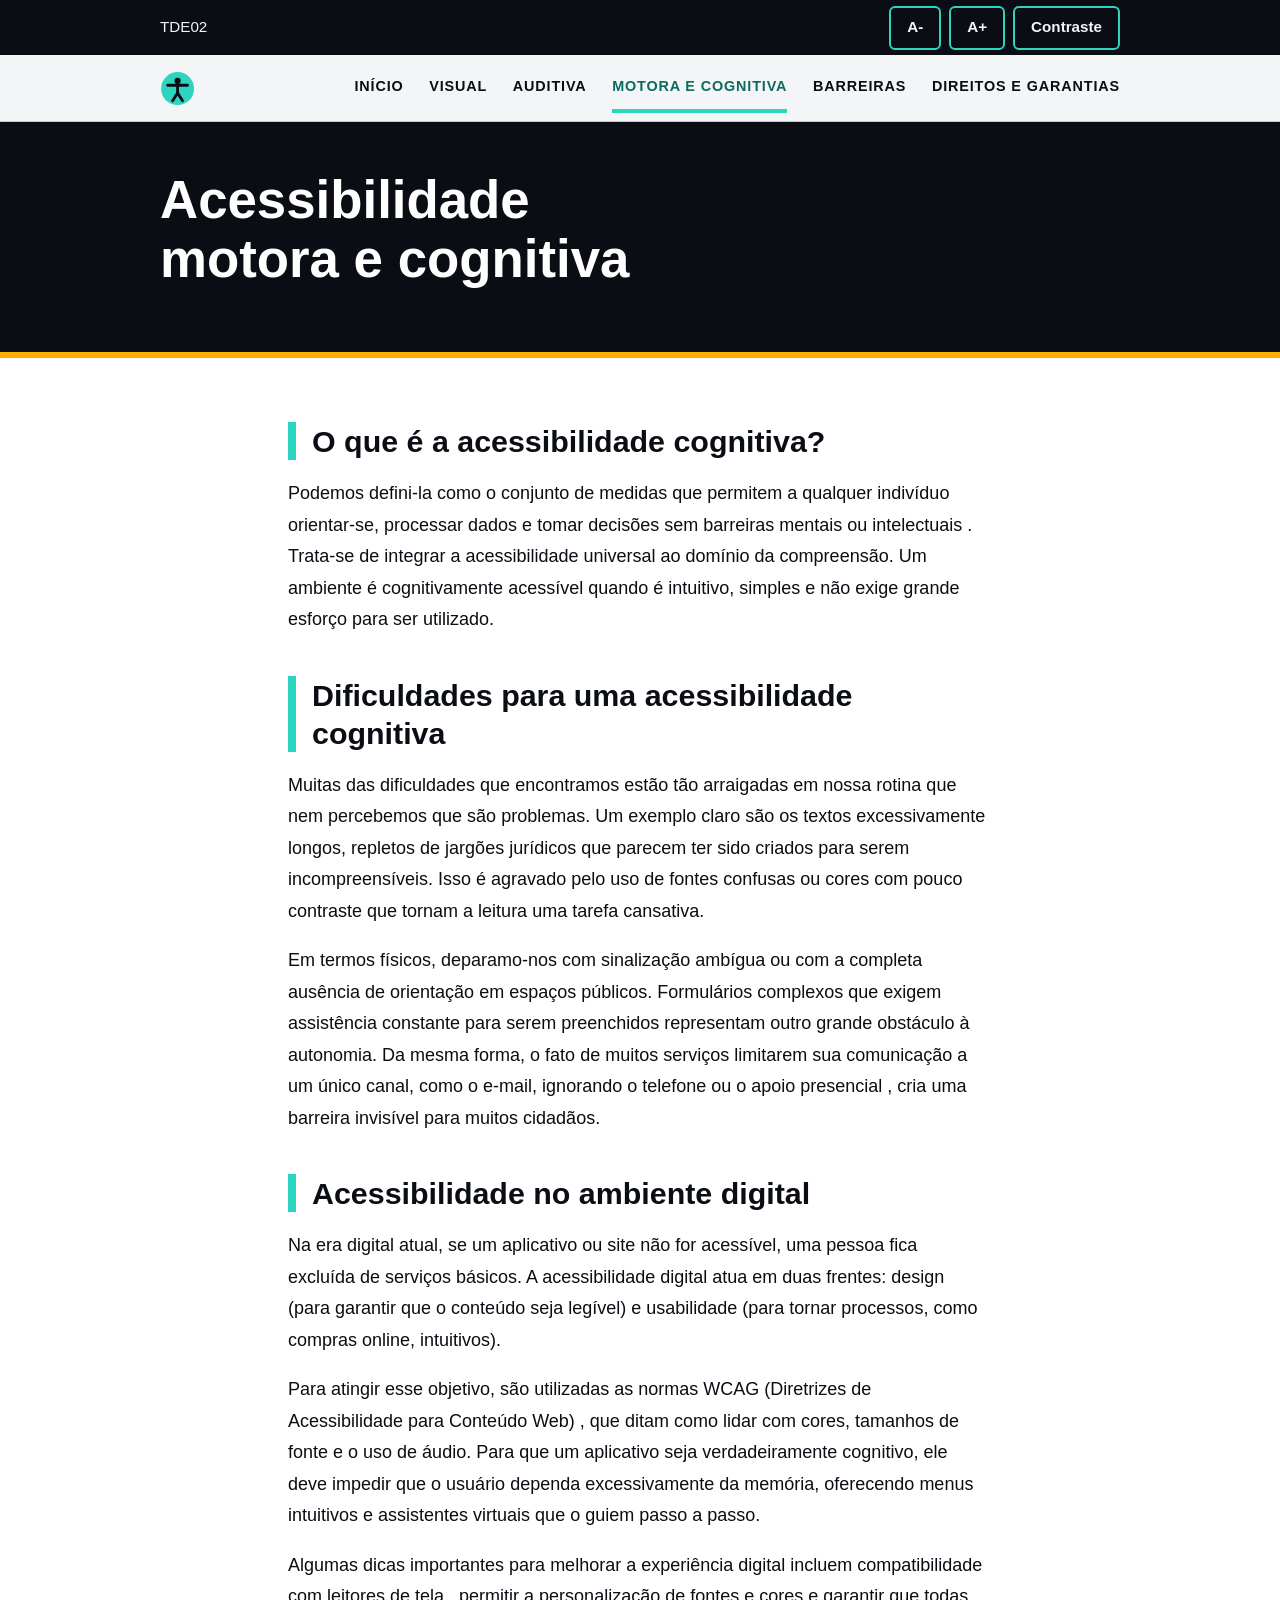
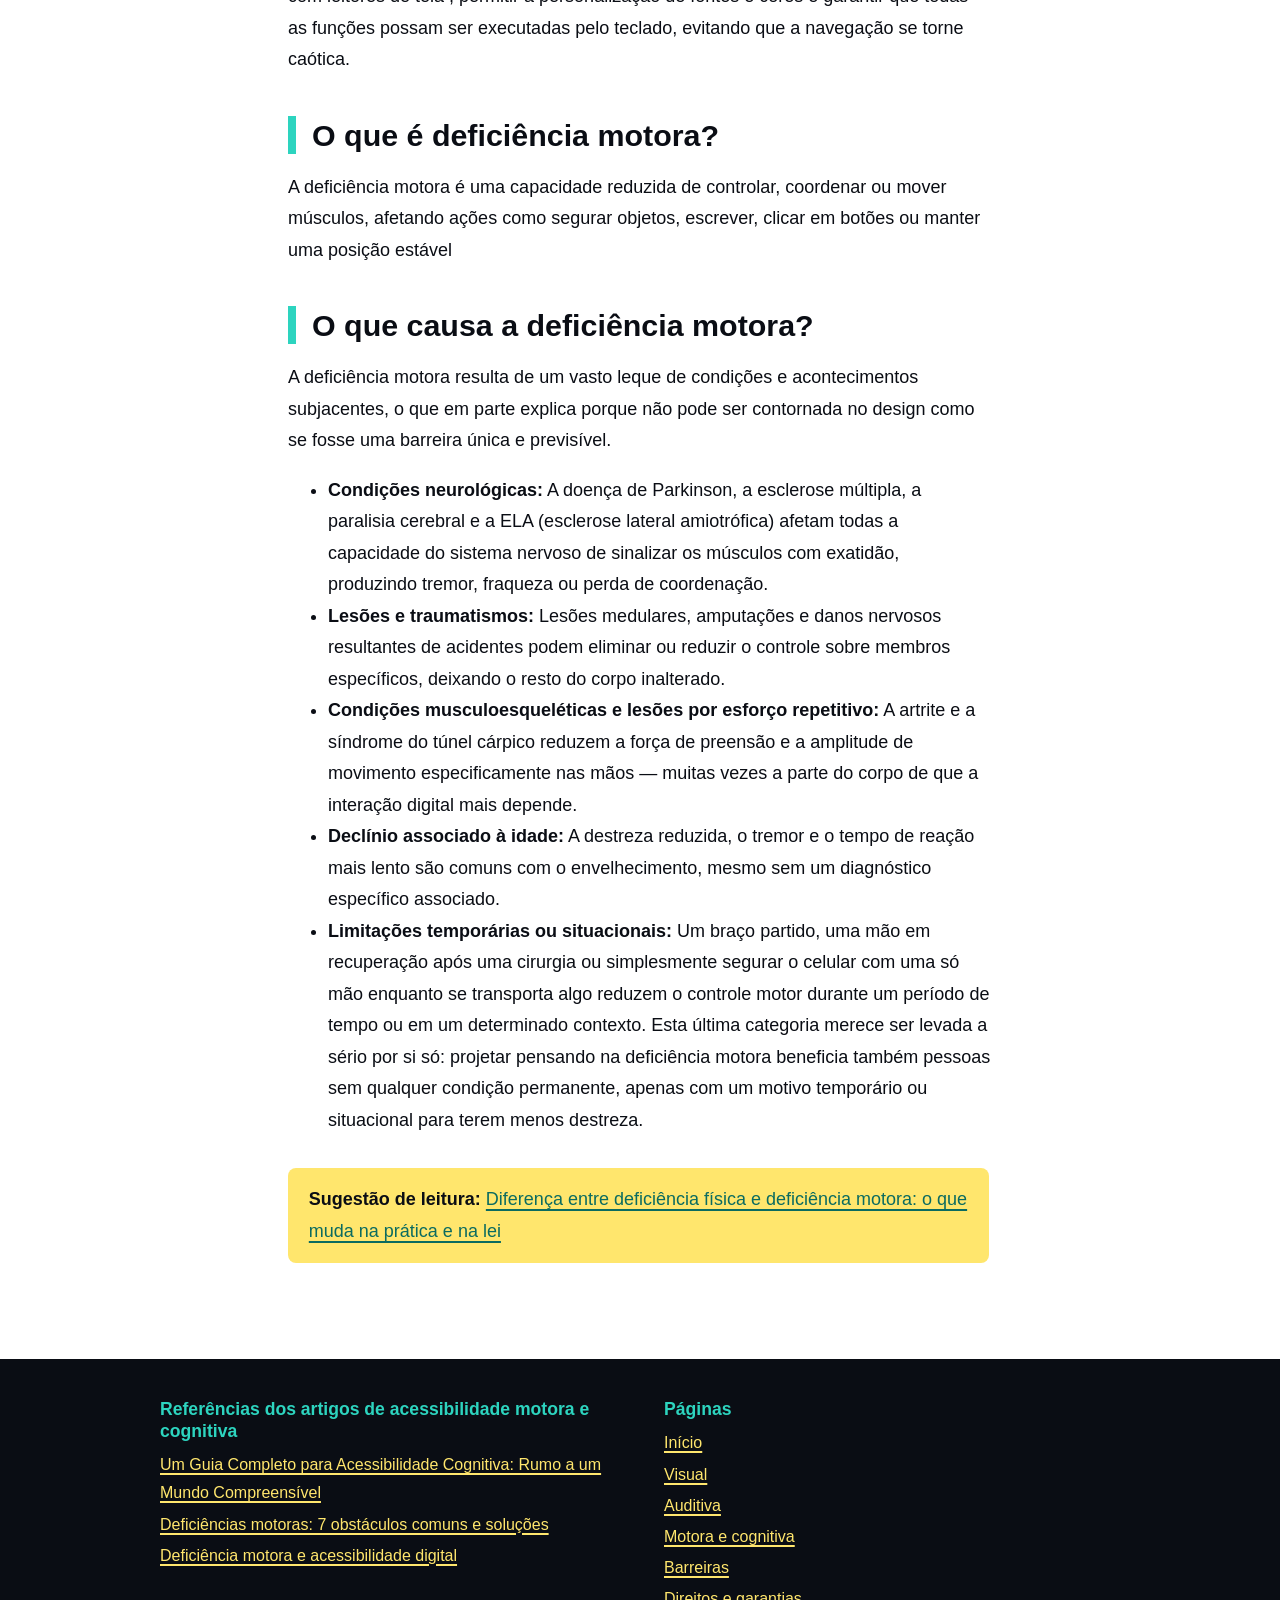
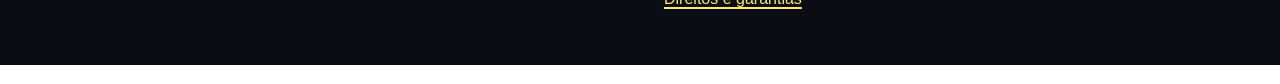
<file: motora_cognitiva.html>
<!DOCTYPE html>
<html lang="pt-br">
    <head>
        <meta charset="utf-8">
        <meta content="width=device-width, initial-scale=1" name="viewport">
        <title>Motora e cognitiva</title>
        <meta
            content="Nem todo mundo usa mouse, e nem todo mundo lê rápido. Bons sites respeitam esses ritmos."
            name="description"
        >
        <link href="style.css" rel="stylesheet">
    </head>
    <body>
        <a class="skip" href="#conteudo">Ir para o conteúdo</a>
        <div class="top">
            <div class="bar">
                <span>TDE02</span>
                <div aria-label="Ajustes de leitura" class="tools" hidden role="group">
                    <button aria-label="Diminuir fonte" id="btn-menos" type="button">A-</button>
                    <button aria-label="Aumentar fonte" id="btn-mais" type="button">A+</button>
                    <button aria-pressed="false" id="btn-contraste" type="button">
                        Contraste
                    </button>
                </div>
            </div>
        </div>
        <header class="main">
            <div class="navbar">
                <a class="logo" href="index.html">
                    <svg aria-hidden="true" focusable="false" viewBox="0 0 32 32">
                        <circle cx="16" cy="16" fill="#2DD4BF" r="15" />
                        <circle cx="16" cy="9" fill="#0A0D14" r="2.8" />
                        <path
                            d="M7 13h18M16 13v7m0 0l-4.5 7M16 20l4.5 7"
                            fill="none"
                            stroke="#0A0D14"
                            stroke-linecap="round"
                            stroke-width="2.6"
                        />
                    </svg>
</a>
                <nav aria-label="Principal">
                    <ul>
                        <li><a href="index.html">Início</a></li>
                        <li><a href="visual.html">Visual</a></li>
                        <li><a href="auditiva.html">Auditiva</a></li>
                        <li>
                            <a aria-current="page" href="motora_cognitiva.html">Motora e
                            cognitiva</a>
                        </li>
                        <li><a href="barreiras.html">Barreiras</a></li>
                        <li><a href="direitos_garantias.html">Direitos e garantias</a></li>
                    </ul>
                </nav>
            </div>
        </header>

        <div class="hero small">
            <div class="wrap">
                <h1>Acessibilidade motora e cognitiva</h1>
            </div>
        </div>

        <main id="conteudo" tabindex="-1">
            <section class="article">
                <h2>O que é a acessibilidade cognitiva?</h2>
                <p>
                    Podemos defini-la como o conjunto de medidas que permitem a qualquer
                    indivíduo orientar-se, processar dados e tomar decisões sem barreiras
                    mentais ou intelectuais . Trata-se de integrar a acessibilidade universal ao
                    domínio da compreensão. Um ambiente é cognitivamente acessível quando é
                    intuitivo, simples e não exige grande esforço para ser utilizado.
                </p>
                <h2>Dificuldades para uma acessibilidade cognitiva</h2>
                <p>
                    Muitas das dificuldades que encontramos estão tão arraigadas em nossa rotina
                    que nem percebemos que são problemas. Um exemplo claro são os textos
                    excessivamente longos, repletos de jargões jurídicos que parecem ter sido
                    criados para serem incompreensíveis. Isso é agravado pelo uso de fontes
                    confusas ou cores com pouco contraste que tornam a leitura uma tarefa
                    cansativa.
                </p>
                <p>
                    Em termos físicos, deparamo-nos com sinalização ambígua ou com a completa
                    ausência de orientação em espaços públicos. Formulários complexos que exigem
                    assistência constante para serem preenchidos representam outro grande
                    obstáculo à autonomia. Da mesma forma, o fato de muitos serviços limitarem
                    sua comunicação a um único canal, como o e-mail, ignorando o telefone ou o
                    apoio presencial , cria uma barreira invisível para muitos cidadãos.
                </p>
                <h2>Acessibilidade no ambiente digital</h2>
                <p>
                    Na era digital atual, se um aplicativo ou site não for acessível, uma pessoa
                    fica excluída de serviços básicos. A acessibilidade digital atua em duas
                    frentes: design (para garantir que o conteúdo seja legível) e usabilidade
                    (para tornar processos, como compras online, intuitivos).
                </p>
                <p>
                    Para atingir esse objetivo, são utilizadas as normas WCAG (Diretrizes de
                    Acessibilidade para Conteúdo Web) , que ditam como lidar com cores, tamanhos
                    de fonte e o uso de áudio. Para que um aplicativo seja verdadeiramente
                    cognitivo, ele deve impedir que o usuário dependa excessivamente da memória,
                    oferecendo menus intuitivos e assistentes virtuais que o guiem passo a
                    passo.
                </p>
                <p>
                    Algumas dicas importantes para melhorar a experiência digital incluem
                    compatibilidade com leitores de tela , permitir a personalização de fontes e
                    cores e garantir que todas as funções possam ser executadas pelo teclado,
                    evitando que a navegação se torne caótica.
                </p>
                <h2>O que é deficiência motora?</h2>
                <p>
                    A deficiência motora é uma capacidade reduzida de controlar, coordenar ou
                    mover músculos, afetando ações como segurar objetos, escrever, clicar em
                    botões ou manter uma posição estável
                </p>
                <h2>O que causa a deficiência motora?</h2>
                <p>
                    A deficiência motora resulta de um vasto leque de condições e acontecimentos
                    subjacentes, o que em parte explica porque não pode ser contornada no design
                    como se fosse uma barreira única e previsível.
                </p>
                <ul>
                    <li>
                        <strong>Condições neurológicas:</strong> A doença de Parkinson, a
                        esclerose múltipla, a paralisia cerebral e a ELA (esclerose lateral
                        amiotrófica) afetam todas a capacidade do sistema nervoso de sinalizar
                        os músculos com exatidão, produzindo tremor, fraqueza ou perda de
                        coordenação.
                    </li>
                    <li>
                        <strong>Lesões e traumatismos:</strong> Lesões medulares, amputações e
                        danos nervosos resultantes de acidentes podem eliminar ou reduzir o
                        controle sobre membros específicos, deixando o resto do corpo
                        inalterado.
                    </li>
                    <li>
                        <strong>Condições musculoesqueléticas e lesões por esforço
                        repetitivo:</strong> A artrite e a síndrome do túnel cárpico reduzem a
                        força de preensão e a amplitude de movimento especificamente nas mãos —
                        muitas vezes a parte do corpo de que a interação digital mais depende.
                    </li>
                    <li>
                        <strong>Declínio associado à idade:</strong> A destreza reduzida, o
                        tremor e o tempo de reação mais lento são comuns com o envelhecimento,
                        mesmo sem um diagnóstico específico associado.
                    </li>
                    <li>
                        <strong>Limitações temporárias ou situacionais:</strong> Um braço
                        partido, uma mão em recuperação após uma cirurgia ou simplesmente
                        segurar o celular com uma só mão enquanto se transporta algo reduzem o
                        controle motor durante um período de tempo ou em um determinado
                        contexto. Esta última categoria merece ser levada a sério por si só:
                        projetar pensando na deficiência motora beneficia também pessoas sem
                        qualquer condição permanente, apenas com um motivo temporário ou
                        situacional para terem menos destreza.
                    </li>
                </ul>
                <p class="dica">
                    <strong>Sugestão de leitura:</strong>
                    <a href="https://www.deficienteciente.com.br/diferenca-entre-deficiencia-fisica-e-deficiencia-motora.html">
                    Diferença entre deficiência física e deficiência motora: o que muda na
                    prática e na lei</a>
                </p>
            </section>
        </main>
        <footer>
            <div>
                <section>
                    <h2>Referências dos artigos de acessibilidade motora e cognitiva</h2>
                    <ul>
                        <li>
                            <a href="https://pt.recursosdeautoayuda.com/Um-guia-completo-sobre-acessibilidade-cognitiva-para-um-mundo-compreens%C3%ADvel./">
                            Um Guia Completo para Acessibilidade Cognitiva: Rumo a um Mundo
                            Compreensível</a>
                        </li>
                        <li>
                            <a href="https://sensicare.pt/blogs/artigos/deficiencias-motoras-obstaculos-solucoes">
                            Deficiências motoras: 7 obstáculos comuns e soluções</a>
                        </li>
                        <li>
                            <a href="https://www.weaccess.ai/pt-br/glossary/motor-impairment">
                            Deficiência motora e acessibilidade digital</a>
                        </li>
                    </ul>
                </section>
                <section>
                    <h2>Páginas</h2>
                    <ul>
                        <li><a href="index.html">Início</a></li>
                        <li><a href="visual.html">Visual</a></li>
                        <li><a href="auditiva.html">Auditiva</a></li>
                        <li><a href="motora_cognitiva.html">Motora e cognitiva</a></li>
                        <li><a href="barreiras.html">Barreiras</a></li>
                        <li><a href="direitos_garantias.html">Direitos e garantias</a></li>
                    </ul>
                </section>
            </div>
        </footer>
        <p aria-live="polite" class="sr" id="status" role="status"></p>
        <script src="script.js"></script>
    </body>
</html>
</file>
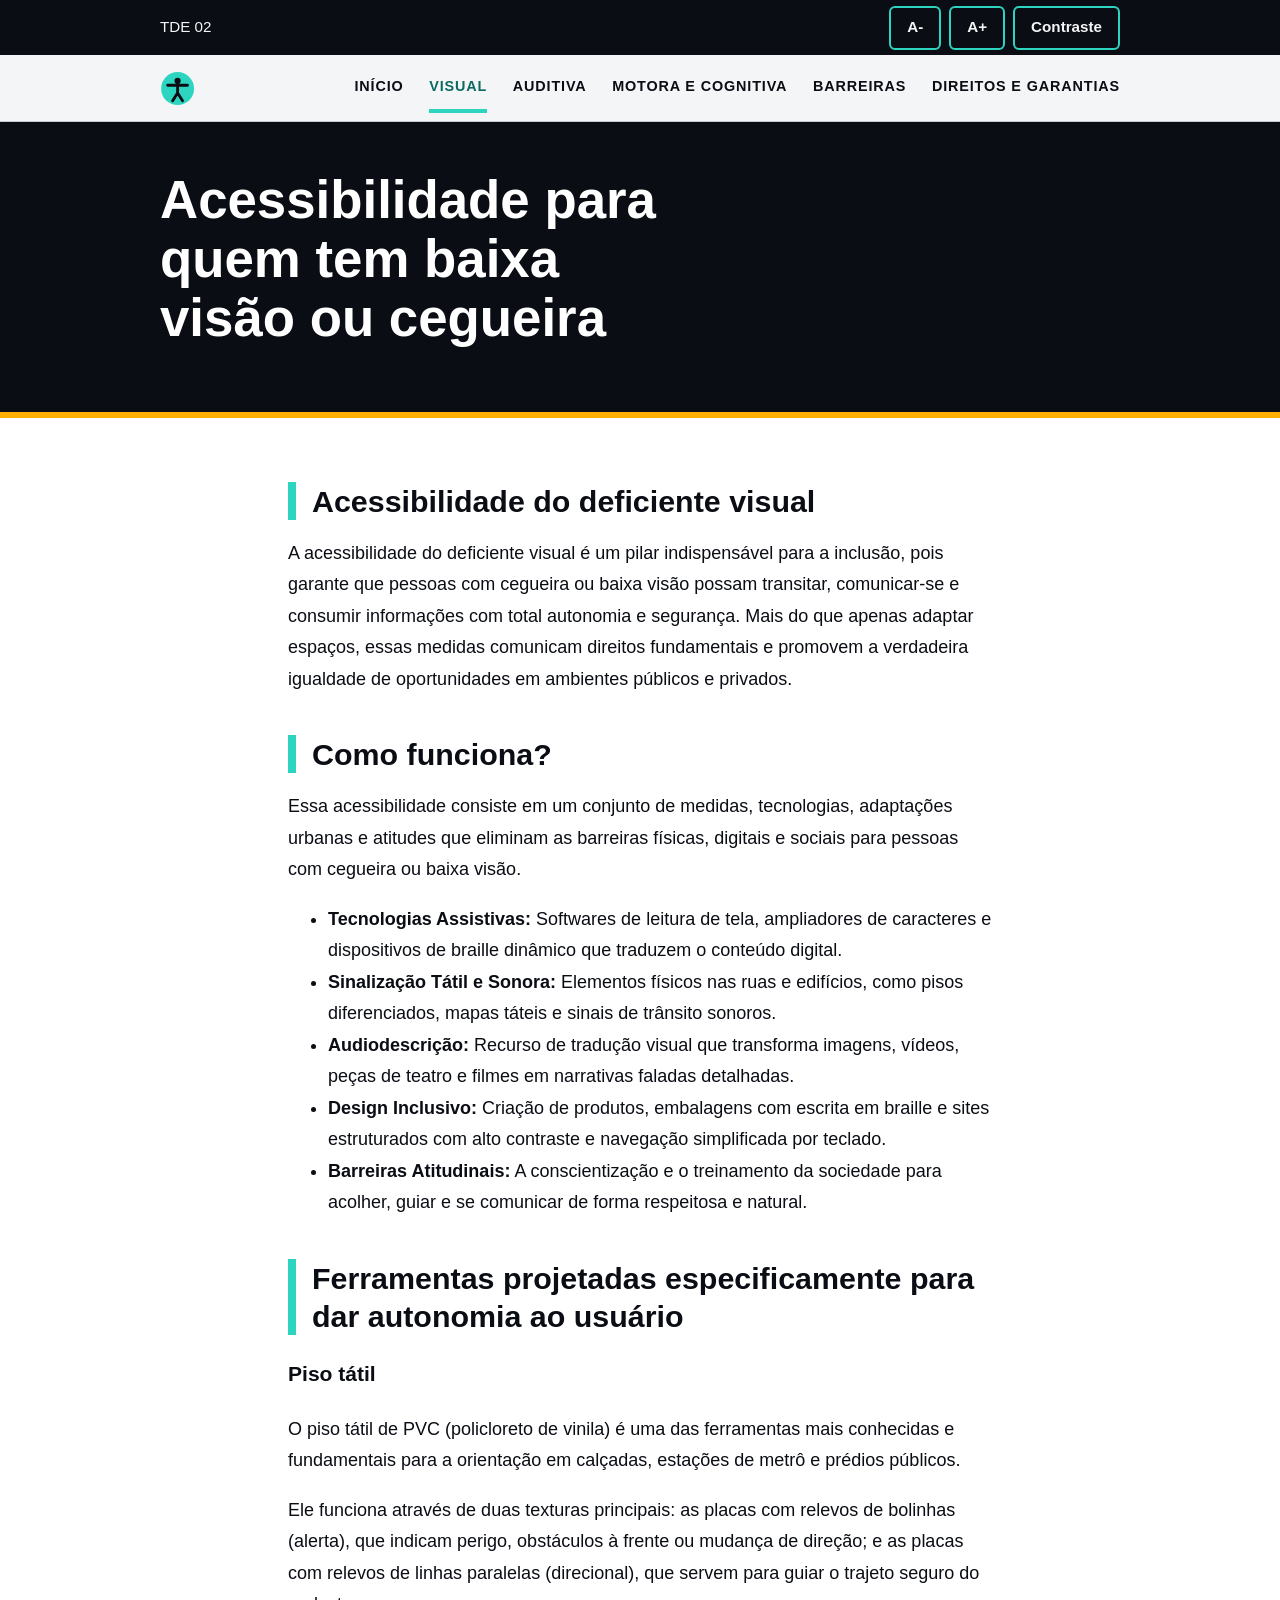
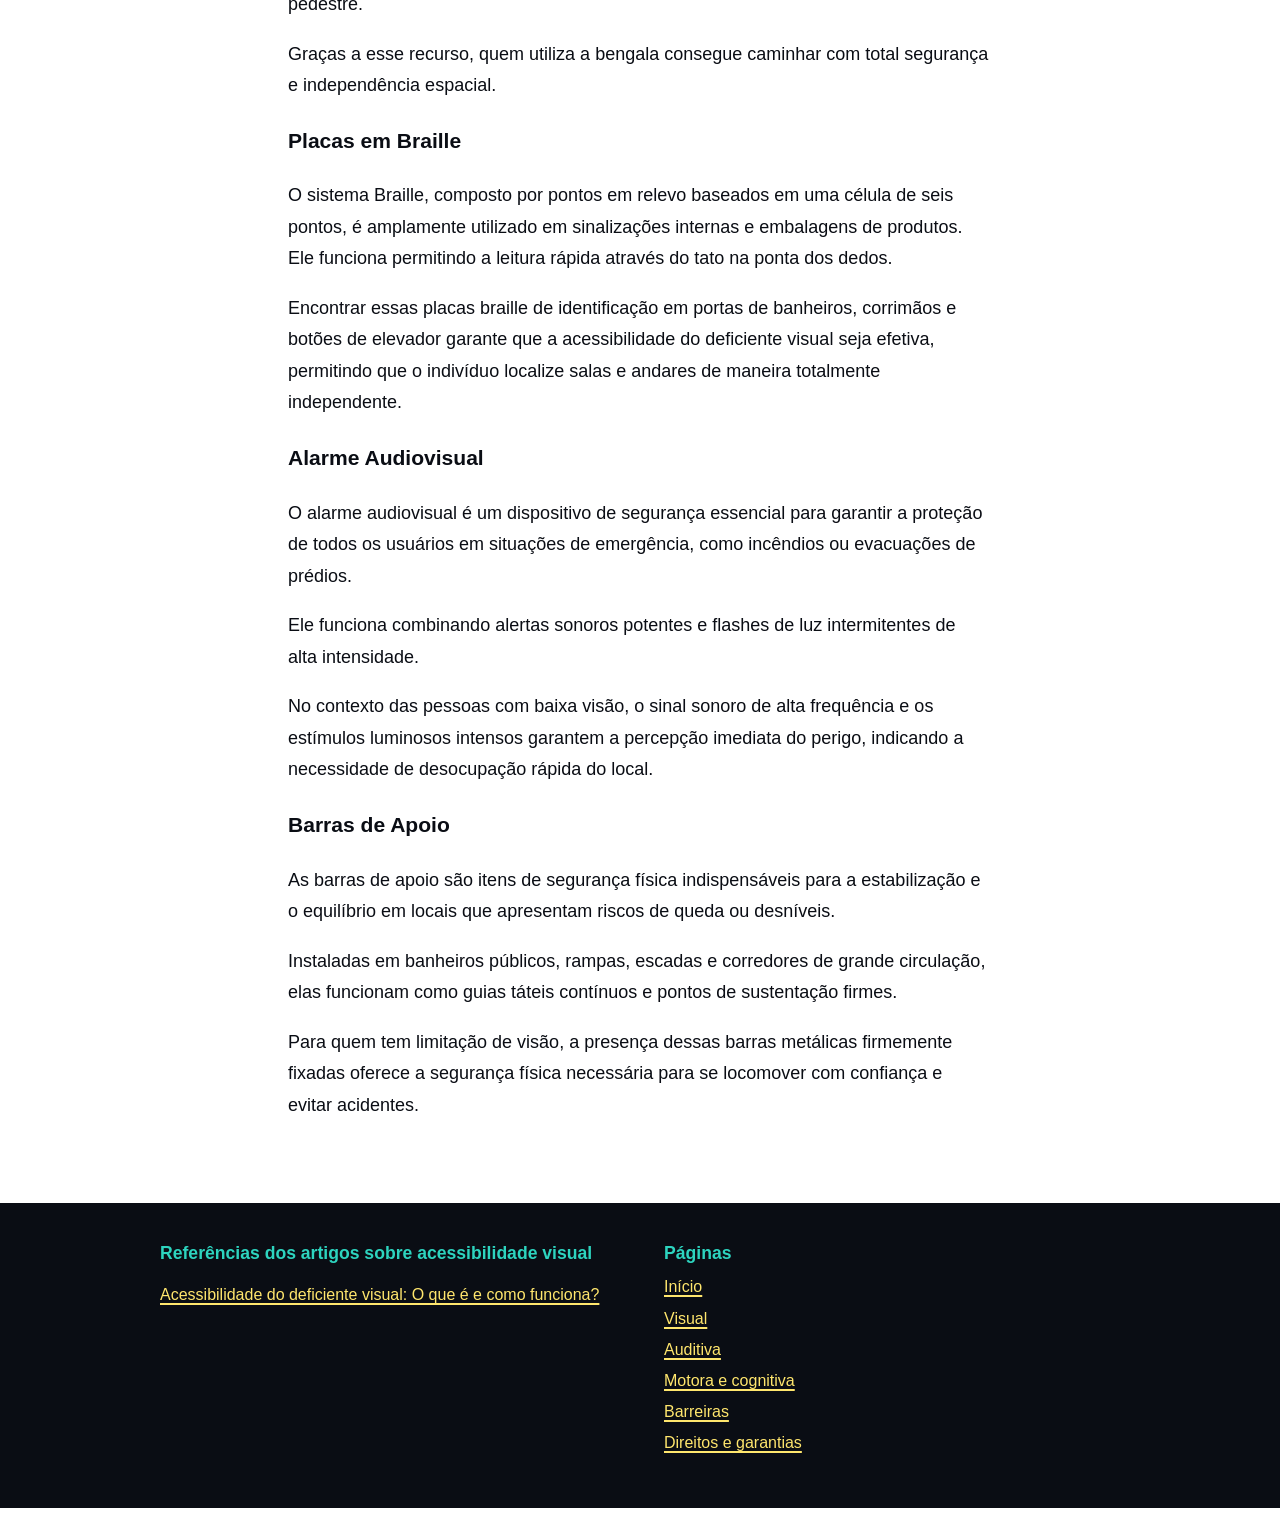
<file: visual.html>
<!DOCTYPE html>
<html lang="pt-br">
    <head>
        <meta charset="utf-8">
        <meta content="width=device-width, initial-scale=1" name="viewport">
        <title>Visual</title>
        <meta
            content="Pessoas cegas ou com baixa visão encontram barreiras em cardápios, caixas eletrônicos, placas e telas de celular."
            name="description"
        >
        <link href="style.css" rel="stylesheet">
    </head>
    <body>
        <a class="skip" href="#conteudo">Ir para o conteúdo</a>
        <div class="top">
            <div class="bar">
                <span>TDE 02</span>
                <div aria-label="Ajustes de leitura" class="tools" hidden role="group">
                    <button aria-label="Diminuir fonte" id="btn-menos" type="button">A-</button>
                    <button aria-label="Aumentar fonte" id="btn-mais" type="button">A+</button>
                    <button aria-pressed="false" id="btn-contraste" type="button">
                        Contraste
                    </button>
                </div>
            </div>
        </div>
        <header class="main">
            <div class="navbar">
                <a class="logo" href="index.html">
                    <svg aria-hidden="true" focusable="false" viewBox="0 0 32 32">
                        <circle cx="16" cy="16" fill="#2DD4BF" r="15" />
                        <circle cx="16" cy="9" fill="#0A0D14" r="2.8" />
                        <path
                            d="M7 13h18M16 13v7m0 0l-4.5 7M16 20l4.5 7"
                            fill="none"
                            stroke="#0A0D14"
                            stroke-linecap="round"
                            stroke-width="2.6"
                        />
                    </svg>
                </a>
                <nav aria-label="Principal">
                    <ul>
                        <li><a href="index.html">Início</a></li>
                        <li><a aria-current="page" href="visual.html">Visual</a></li>
                        <li><a href="auditiva.html">Auditiva</a></li>
                        <li><a href="motora_cognitiva.html">Motora e cognitiva</a></li>
                        <li><a href="barreiras.html">Barreiras</a></li>
                        <li><a href="direitos_garantias.html">Direitos e garantias</a></li>
                    </ul>
                </nav>
            </div>
        </header>
        <div class="hero small">
            <div class="wrap">
                <h1>Acessibilidade para quem tem baixa visão ou cegueira</h1>
            </div>
        </div>
        <main id="conteudo" tabindex="-1">
            <section class="article">
                <h2>Acessibilidade do deficiente visual</h2>
                <p>
                    A acessibilidade do deficiente visual é um pilar indispensável para a
                    inclusão, pois garante que pessoas com cegueira ou baixa visão possam
                    transitar, comunicar-se e consumir informações com total autonomia e
                    segurança. Mais do que apenas adaptar espaços, essas medidas comunicam
                    direitos fundamentais e promovem a verdadeira igualdade de oportunidades em
                    ambientes públicos e privados.
                </p>
                <h2>Como funciona?</h2>
                <p>
                    Essa acessibilidade consiste em um conjunto de medidas, tecnologias,
                    adaptações urbanas e atitudes que eliminam as barreiras físicas, digitais e
                    sociais para pessoas com cegueira ou baixa visão.
                </p>
                <ul>
                    <li>
                        <strong>Tecnologias Assistivas:</strong> Softwares de leitura de tela,
                        ampliadores de caracteres e dispositivos de braille dinâmico que
                        traduzem o conteúdo digital.
                    </li>
                    <li>
                        <strong>Sinalização Tátil e Sonora:</strong> Elementos físicos nas ruas
                        e edifícios, como pisos diferenciados, mapas táteis e sinais de trânsito
                        sonoros.
                    </li>
                    <li>
                        <strong>Audiodescrição:</strong> Recurso de tradução visual que
                        transforma imagens, vídeos, peças de teatro e filmes em narrativas
                        faladas detalhadas.
                    </li>
                    <li>
                        <strong>Design Inclusivo:</strong> Criação de produtos, embalagens com
                        escrita em braille e sites estruturados com alto contraste e navegação
                        simplificada por teclado.
                    </li>
                    <li>
                        <strong>Barreiras Atitudinais:</strong> A conscientização e o
                        treinamento da sociedade para acolher, guiar e se comunicar de forma
                        respeitosa e natural.
                    </li>
                </ul>
                <h2>Ferramentas projetadas especificamente para dar autonomia ao usuário</h2>
                <h3>Piso tátil</h3>
                <p>
                    O piso tátil de PVC (policloreto de vinila) é uma das ferramentas mais
                    conhecidas e fundamentais para a orientação em calçadas, estações de metrô e
                    prédios públicos.
                </p>
                <p>
                    Ele funciona através de duas texturas principais: as placas com relevos de
                    bolinhas (alerta), que indicam perigo, obstáculos à frente ou mudança de
                    direção; e as placas com relevos de linhas paralelas (direcional), que
                    servem para guiar o trajeto seguro do pedestre.
                </p>
                <p>
                    Graças a esse recurso, quem utiliza a bengala consegue caminhar com total
                    segurança e independência espacial.
                </p>
                <h3>Placas em Braille</h3>
                <p>
                    O sistema Braille, composto por pontos em relevo baseados em uma célula de
                    seis pontos, é amplamente utilizado em sinalizações internas e embalagens de
                    produtos. Ele funciona permitindo a leitura rápida através do tato na ponta
                    dos dedos.
                </p>
                <p>
                    Encontrar essas placas braille de identificação em portas de banheiros,
                    corrimãos e botões de elevador garante que a acessibilidade do deficiente
                    visual seja efetiva, permitindo que o indivíduo localize salas e andares de
                    maneira totalmente independente.
                </p>
                <h3>Alarme Audiovisual</h3>
                <p>
                    O alarme audiovisual é um dispositivo de segurança essencial para garantir a
                    proteção de todos os usuários em situações de emergência, como incêndios ou
                    evacuações de prédios.
                </p>
                <p>
                    Ele funciona combinando alertas sonoros potentes e flashes de luz
                    intermitentes de alta intensidade.
                </p>
                <p>
                    No contexto das pessoas com baixa visão, o sinal sonoro de alta frequência e
                    os estímulos luminosos intensos garantem a percepção imediata do perigo,
                    indicando a necessidade de desocupação rápida do local.
                </p>
                <h3>Barras de Apoio</h3>
                <p>
                    As barras de apoio são itens de segurança física indispensáveis para a
                    estabilização e o equilíbrio em locais que apresentam riscos de queda ou
                    desníveis.
                </p>
                <p>
                    Instaladas em banheiros públicos, rampas, escadas e corredores de grande
                    circulação, elas funcionam como guias táteis contínuos e pontos de
                    sustentação firmes.
                </p>
                <p>
                    Para quem tem limitação de visão, a presença dessas barras metálicas
                    firmemente fixadas oferece a segurança física necessária para se locomover
                    com confiança e evitar acidentes.
                </p>
            </section>
        </main>
        <footer>
            <div>
                <section>
                    <h2>Referências dos artigos sobre acessibilidade visual</h2>
                    <p>
                        <a href="https://laggeacessibilidade.com.br/acessibilidade-do-deficiente-visual/">
                        Acessibilidade do deficiente visual: O que é e como funciona?</a>
                    </p>
                </section>
                <section>
                    <h2>Páginas</h2>
                    <ul>
                        <li><a href="index.html">Início</a></li>
                        <li><a href="visual.html">Visual</a></li>
                        <li><a href="auditiva.html">Auditiva</a></li>
                        <li><a href="motora_cognitiva.html">Motora e cognitiva</a></li>
                        <li><a href="barreiras.html">Barreiras</a></li>
                        <li><a href="direitos_garantias.html">Direitos e garantias</a></li>
                    </ul>
                </section>
            </div>
        </footer>
        <p aria-live="polite" class="sr" id="status" role="status"></p>
        <script src="script.js"></script>
    </body>
</html>
</file>
<file: style.css>
:root {

    --bg: #fff;

    --alt: #F4F5F7;

    --fg: #0A0D14;

    --muted: #39414f;

    --link: #0B6B60;

    --line: #c4cad4;

    --card: #fff;

    --topbg: #0A0D14;

    --topfg: #F4F5F7;

    --btn: #FFB000;

    --btnfg: #0A0D14;

    --acc: #2DD4BF;

    --ring: #FFB000;

    --w: 62rem;

}

[data-contraste=alto] {

    --bg: #000;

    --alt: #000;

    --fg: #fff;

    --muted: #fff;

    --link: #FFE66D;

    --line: #fff;

    --card: #000;

    --topbg: #000;

    --topfg: #fff;

    --btn: #FFE66D;

    --btnfg: #000;

    --acc: #FFE66D;

    --ring: #2DD4BF;

}

* {

    box-sizing: border-box;

}

html {

    font-size: 100%;

    scroll-behavior: smooth;

}

@media (prefers-reduced-motion:reduce) {

    html {

        scroll-behavior: auto;

    }

    * {

        animation: none !important;

        transition: none !important;

    }

}

body {

    margin: 0;

    background: var(--bg);

    color: var(--fg);

    font: 1.125rem/1.75 "Atkinson Hyperlegible",Verdana,Tahoma,sans-serif;

}

a {

    color: var(--link);

    text-underline-offset: .2em;

    text-decoration-thickness: 2px;

}

a:hover {

    text-decoration-thickness: 4px;

}

:focus-visible {

    outline: 4px solid #0A0D14;

    outline-offset: 3px;

    box-shadow: 0 0 0 7px var(--ring);

    border-radius: 4px;

}

[data-contraste=alto] :focus-visible {

    outline-color: #fff;

}

.skip {

    position: absolute;

    left: 1rem;

    top: -6rem;

    background: var(--btn);

    color: var(--btnfg);

    padding: .8rem 1.2rem;

    font-weight: 700;

    border-radius: 6px;

    z-index: 10;

}

.skip:focus {

    top: 1rem;

}

.sr {

    position: absolute;

    width: 1px;

    height: 1px;

    overflow: hidden;

    clip: rect(0 0 0 0);

}

.wrap,.bar,.navbar,main>section,footer>div {

    max-width: var(--w);

    margin-inline: auto;

    padding-inline: 1rem;

}

.top {

    background: var(--topbg);

    color: var(--topfg);

    font-size: .95rem;

    padding: .35rem 0;

}

[data-contraste=alto] .top {

    border-bottom: 2px solid #fff;

}

.bar {

    display: flex;

    flex-wrap: wrap;

    gap: .5rem 1.5rem;

    align-items: center;

    justify-content: space-between;

}

.tools {

    display: flex;

    gap: .5rem;

}

button {

    font: inherit;

    font-size: .95rem;

    font-weight: 700;

    min-height: 44px;

    min-width: 44px;

    padding: 0 1rem;

    border: 2px solid var(--acc);

    background: transparent;

    color: var(--topfg);

    border-radius: 6px;

    cursor: pointer;

}

button:hover {

    background: rgba(45,212,191,.25);

}

button[aria-pressed=true] {

    background: var(--acc);

    color: #0A0D14;

}

header.main {

    background: var(--alt);

    border-bottom: 1px solid var(--line);

}

[data-contraste=alto] header.main {

    border-bottom: 2px solid #fff;

}

.navbar {

    display: flex;

    flex-wrap: wrap;

    align-items: center;

    justify-content: space-between;

    gap: .25rem 2rem;

    padding-block: .5rem;

}

.logo {

    display: flex;

    align-items: center;

    gap: .6rem;

    font-weight: 700;

    font-size: 1.3rem;

    color: var(--fg);

    text-decoration: none;

}

.logo svg {

    width: 2.2rem;

    height: 2.2rem;

}

nav ul {

    display: flex;

    flex-wrap: wrap;

    gap: 0 1.6rem;

    list-style: none;

    margin: 0;

    padding: 0;

}

nav a {

    display: inline-block;

    min-height: 44px;

    padding: .65rem 0;

    color: var(--fg);

    font-size: .9rem;

    font-weight: 700;

    letter-spacing: .06em;

    text-transform: uppercase;

    text-decoration: none;

    border-bottom: 4px solid transparent;

}

nav a:hover {

    border-bottom-color: var(--acc);

}

nav a[aria-current=page] {

    color: var(--link);

    border-bottom-color: var(--acc);

}

.hero {

    background: #0A0D14;

    border-bottom: 6px solid var(--btn);

    color: #F4F5F7;

    padding: 5rem 0;

    min-height: 27rem;

    display: flex;

    align-items: center;

}

.hero.small {

    min-height: 14rem;

    padding: 3rem 0;

}

[data-contraste=alto] .hero {

    background: #000;

    border-bottom: 2px solid #fff;

    color: #fff;

}

.hero .wrap {

    width: 100%;

}

.hero h1 {

    font-size: clamp(2.2rem,5.5vw,3.3rem);

    line-height: 1.12;

    margin: 0 0 1rem;

    max-width: 18ch;

    color: #fff;

}

.hero p {

    font-size: 1.2rem;

    max-width: 44ch;

    margin: 0 0 2rem;

}

.btn {

    display: inline-block;

    background: var(--btn);

    color: var(--btnfg);

    font-weight: 700;

    padding: .85rem 1.8rem;

    border-radius: 6px;

    text-decoration: none;

    min-height: 44px;

}

.btn:hover {

    background: #FFE66D;

    text-decoration: underline;

}

main>section {

    padding-block: 4rem;

}

main>section.alt {

    background: var(--alt);

    max-width: none;

}

main>section.alt>* {

    max-width: var(--w);

    margin-inline: auto;

}

.center {

    text-align: center;

}

h2 {

    font-size: 1.9rem;

    line-height: 1.25;

    margin: 0 0 .75rem;

}

.sub {

    color: var(--muted);

    max-width: 46ch;

    margin: 0 auto 2.5rem;

}

.article {

    max-width: 46rem !important;

}

main>section.alt>.article {

    padding-inline: 1rem;

}

.tools[hidden] {

    display: none;

}

.article h2 {

    margin-top: 2.5rem;

    padding-left: 1rem;

    border-left: 8px solid var(--acc);

}

.article h2:first-child {

    margin-top: 0;

}

p,li {

    max-width: 70ch;

}

.cards {

    list-style: none;

    padding: 0;

    margin: 0;

    display: grid;

    gap: 1.25rem;

    grid-template-columns: repeat(4,1fr);

}

@media (max-width:60rem) {

    .cards {

        grid-template-columns: repeat(2,1fr);

    }

}

@media (max-width:34rem) {

    .cards {

        grid-template-columns: 1fr;

    }

}

.card {

    position: relative;

    max-width: none;

    background: var(--card);

    border: 1px solid var(--line);

    border-radius: 8px;

    overflow: hidden;

    box-shadow: 0 2px 10px rgba(10,13,20,.1);

    transition: transform .15s;

}

[data-contraste=alto] .card {

    border: 2px solid #fff;

    box-shadow: none;

}

.card:hover {

    transform: translateY(-4px);

}

.card:focus-within {

    outline: 4px solid #0A0D14;

    outline-offset: 3px;

    box-shadow: 0 0 0 7px var(--ring);

}

.card img {

    display: block;

    width: 100%;

    height: 9rem;

    object-fit: cover;

}

.card div {

    padding: 1rem 1.1rem 1.3rem;

}

.card h3 {

    margin: 0 0 .4rem;

    font-size: 1.15rem;

    line-height: 1.3;

}

.card h3 a {

    color: var(--fg);

    text-decoration: none;

    outline: none;

    box-shadow: none;

}

.card h3 a::after {

    content: "";

    position: absolute;

    inset: 0;

}

.card p {

    margin: 0;

    color: var(--muted);

    font-size: 1rem;

    line-height: 1.55;

}

.card .go {

    display: block;

    margin-top: .7rem;

    font-weight: 700;

    color: var(--link);

}

figure {

    margin: 2rem 0;

}

figure img {

    display: block;

    width: 100%;

    height: auto;

    border-radius: 8px;

}

figcaption {

    margin-top: .5rem;

    font-size: 1rem;

    color: var(--muted);

}

.dica {

    background: #FFE66D;

    color: #0A0D14;

    border-radius: 8px;

    padding: 1rem 1.3rem;

    margin: 2rem 0;

}

[data-contraste=alto] .dica {

    background: #000;

    color: #fff;

    border: 3px solid #FFE66D;

}

.tw {

    overflow-x: auto;

    border: 2px solid var(--line);

    border-radius: 8px;

}

table {

    border-collapse: collapse;

    width: 100%;

    min-width: 34rem;

    font-size: 1rem;

}

caption {

    text-align: left;

    font-weight: 700;

    padding: .9rem 1rem;

}

th,td {

    border-top: 2px solid var(--line);

    padding: .7rem 1rem;

    text-align: left;

    vertical-align: top;

}

thead th {

    background: #0A0D14;

    color: #F4F5F7;

    border-top: 0;

}

[data-contraste=alto] thead th {

    background: #FFE66D;

    color: #000;

}

footer {

    background: #0A0D14;

    color: #F4F5F7;

    padding: 2.5rem 0 3rem;

    font-size: 1rem;

}

[data-contraste=alto] footer {

    border-top: 2px solid #fff;

}

footer a {

    color: #FFE66D;

}

footer>div {

    display: grid;

    gap: 1.5rem 3rem;

    grid-template-columns: repeat(auto-fit,minmax(14rem,1fr));

}

footer h2 {

    font-size: 1.1rem;

    color: #2DD4BF;

    margin: 0 0 .5rem;

}

footer ul {

    list-style: none;

    margin: 0;

    padding: 0;

}

footer li {

    margin-bottom: .2rem;

}

[data-contraste=alto] footer h2 {

    color: #FFE66D;

}

@media (max-width:40rem) {

    nav a {

        padding: .5rem 0;

    }

    .hero {

        padding: 3rem 0;

    }

}
</file>
